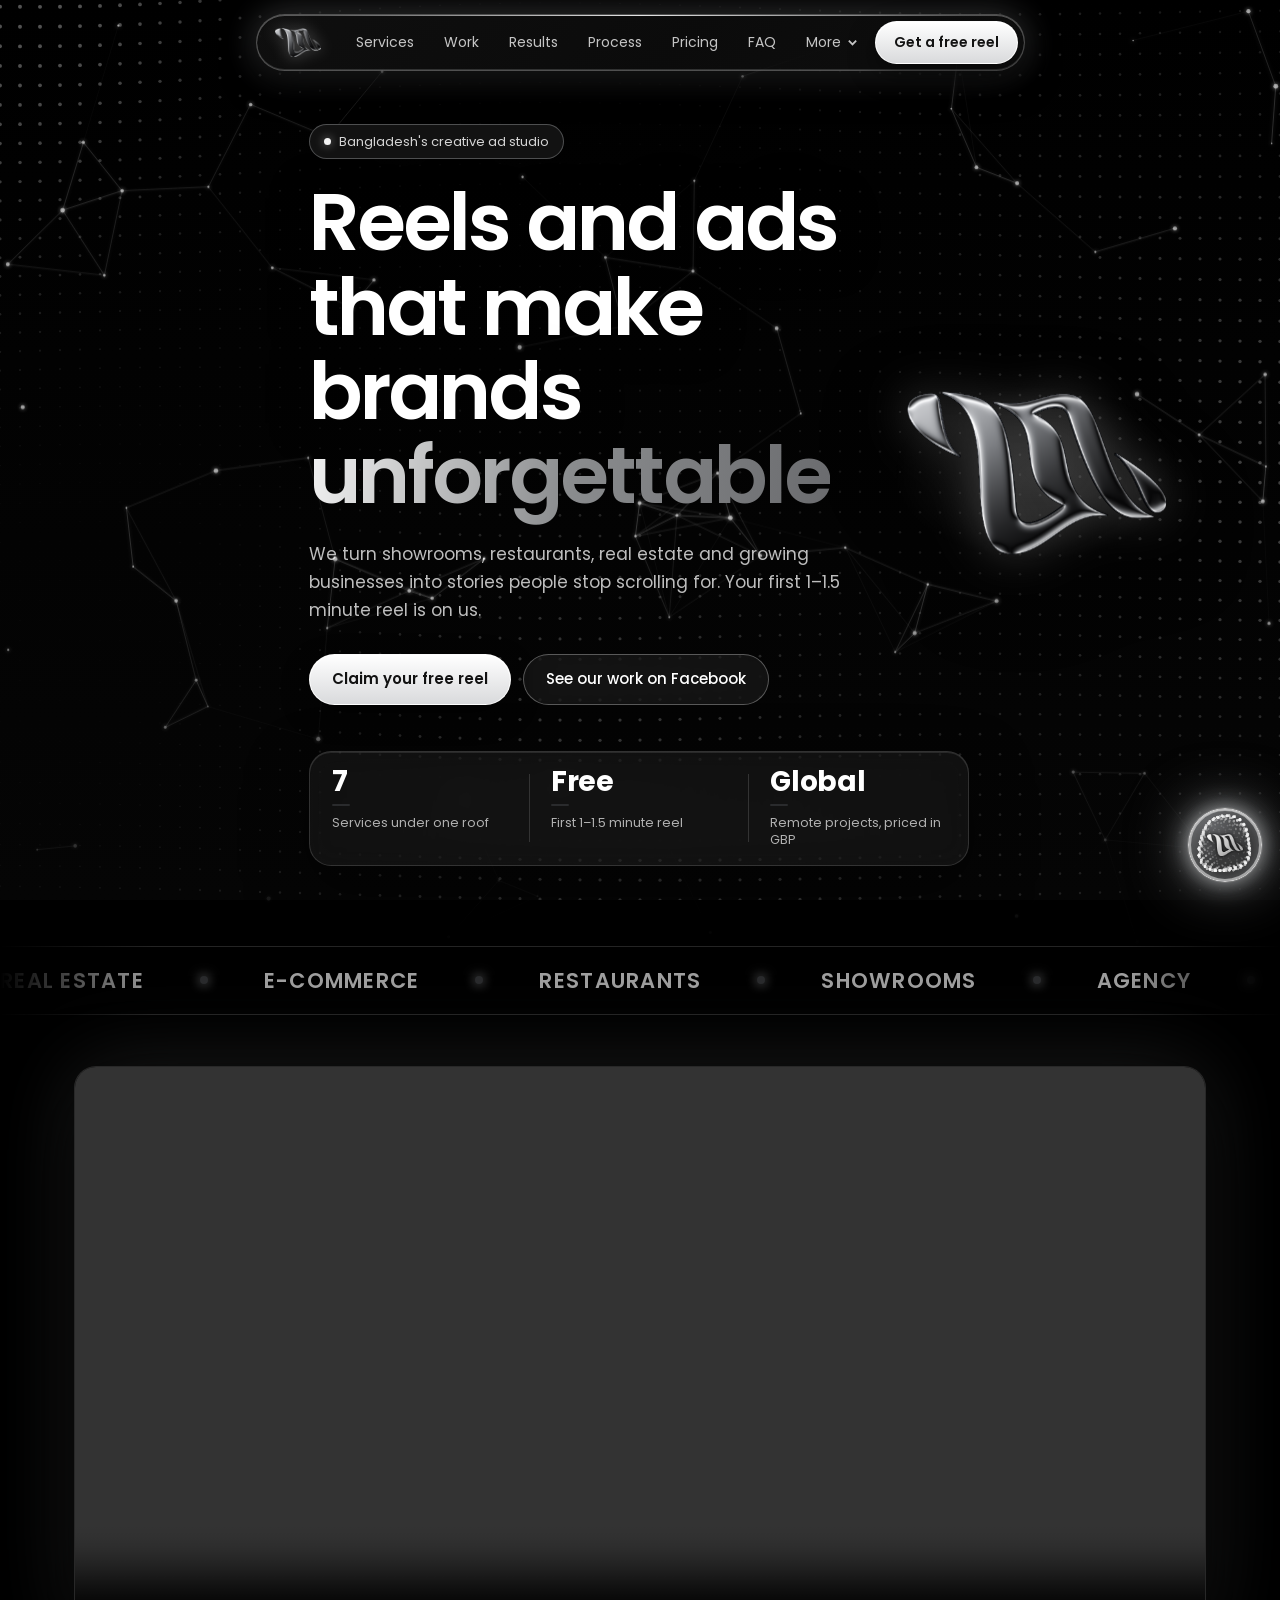
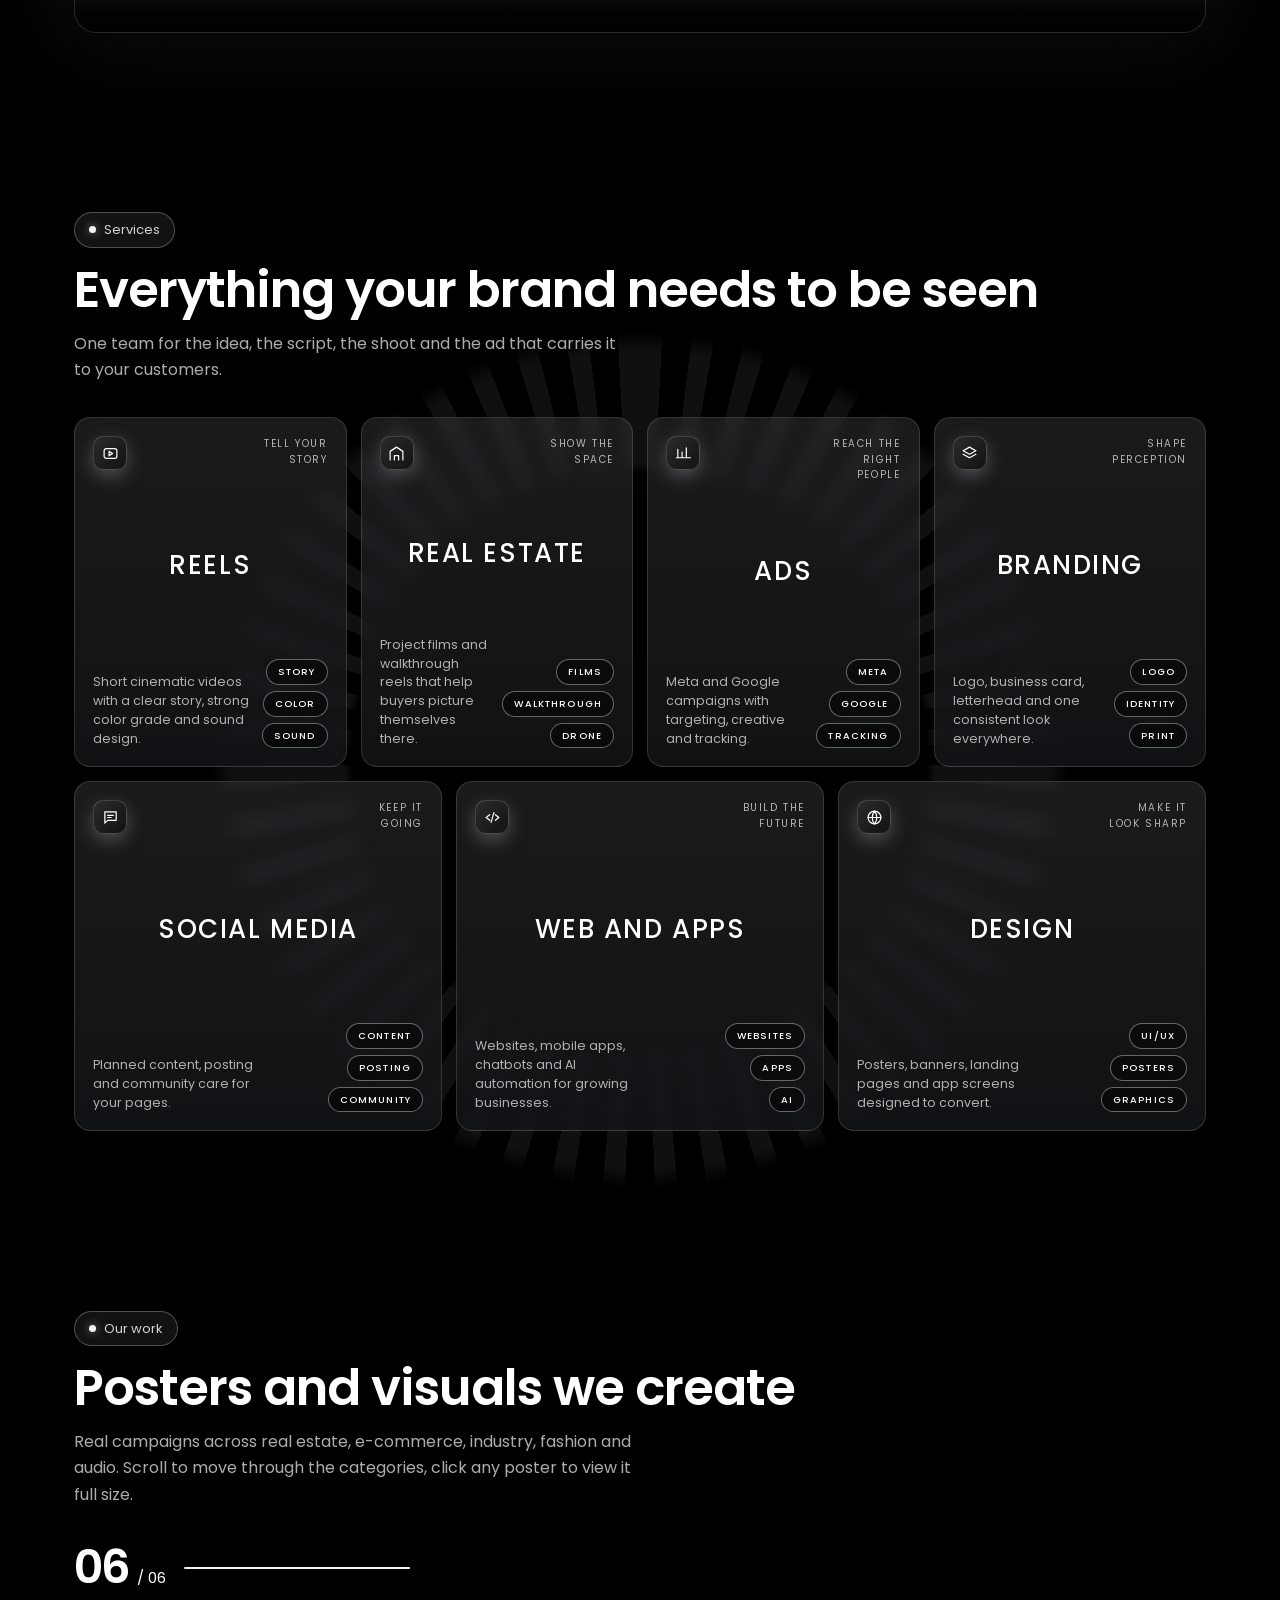
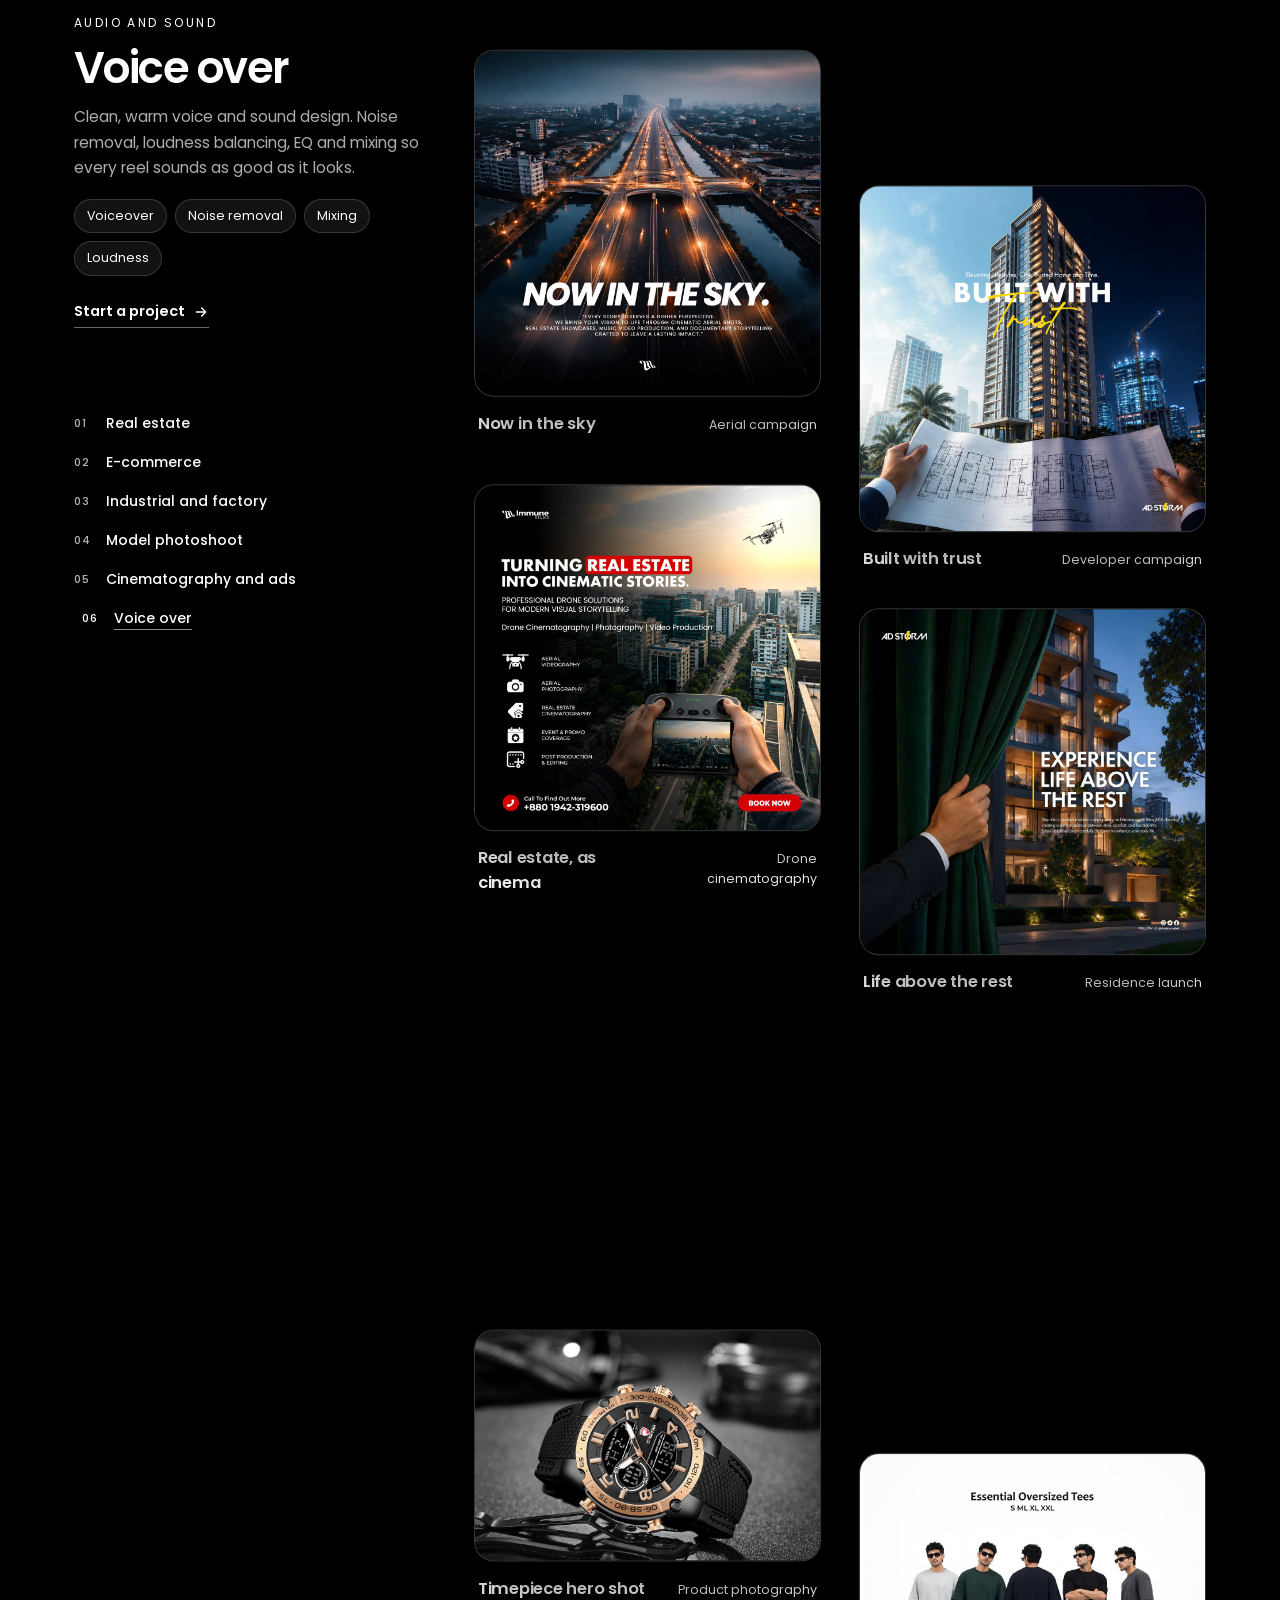
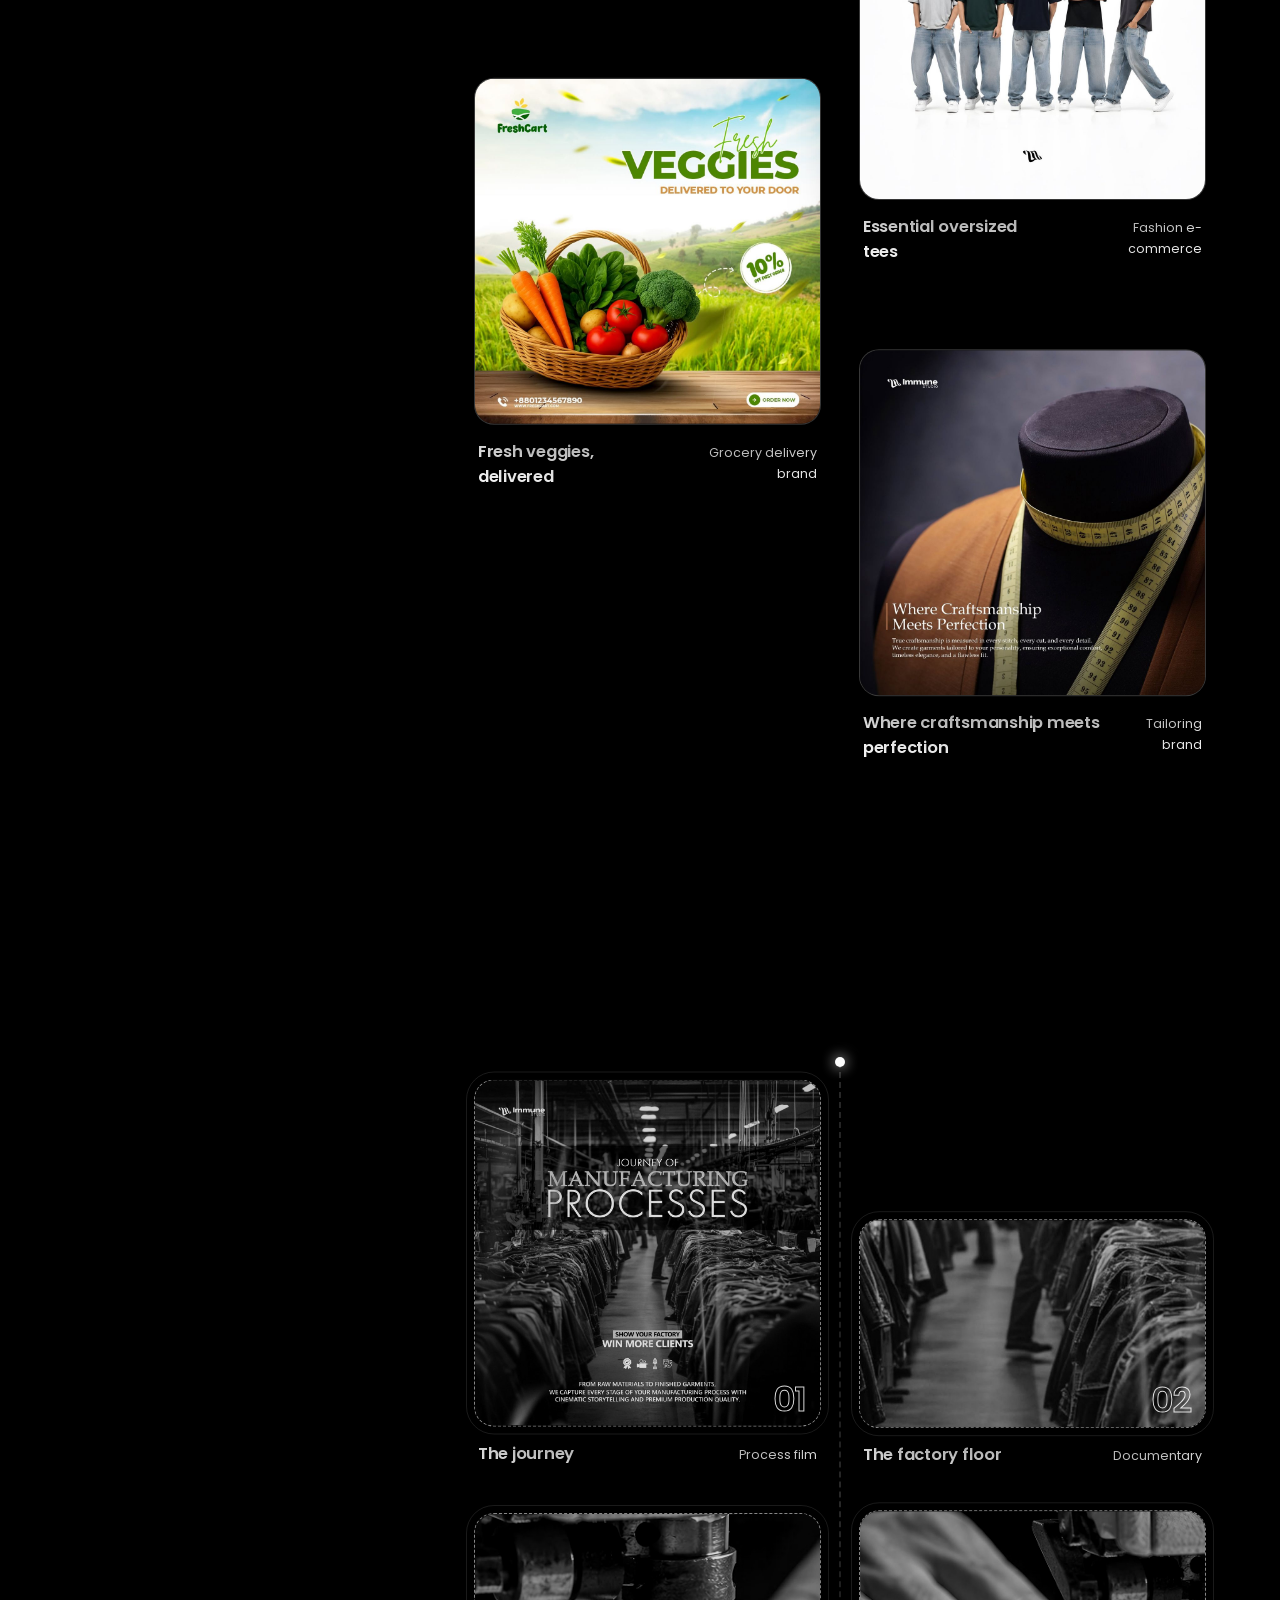
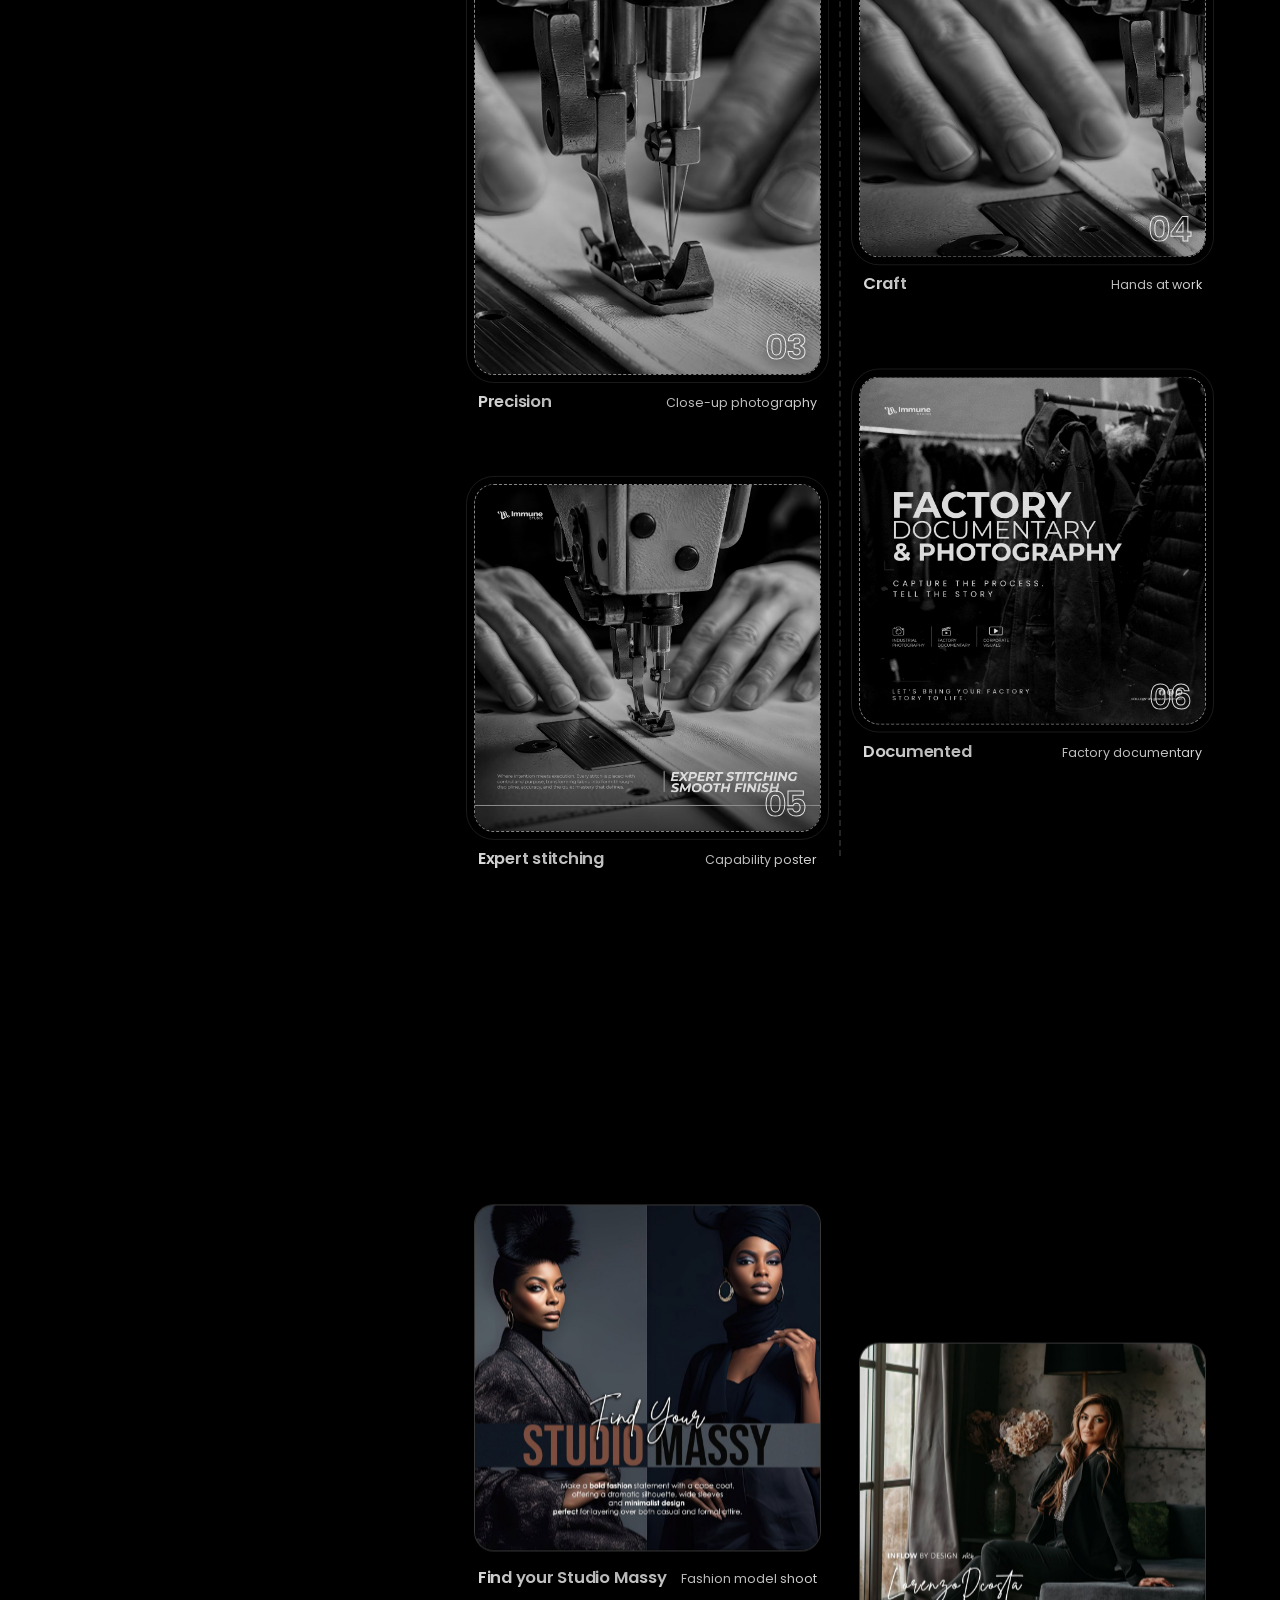
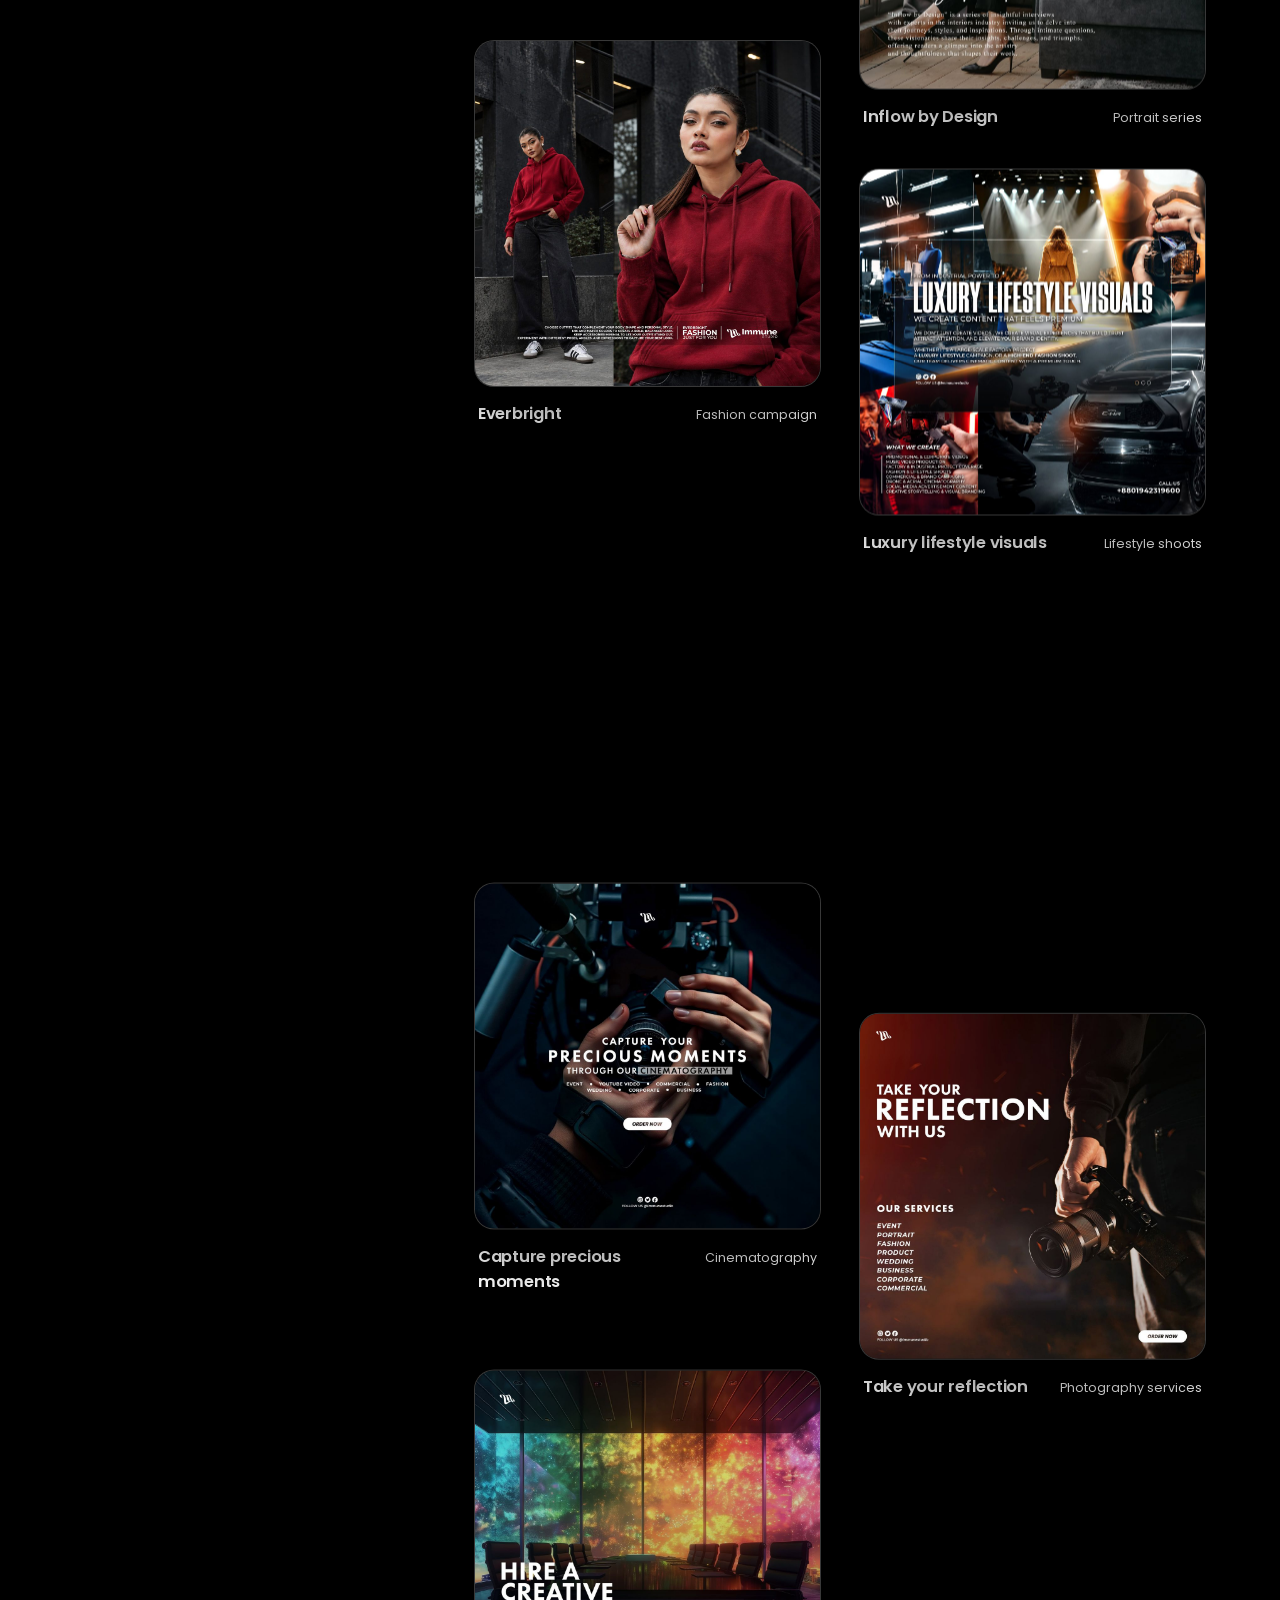
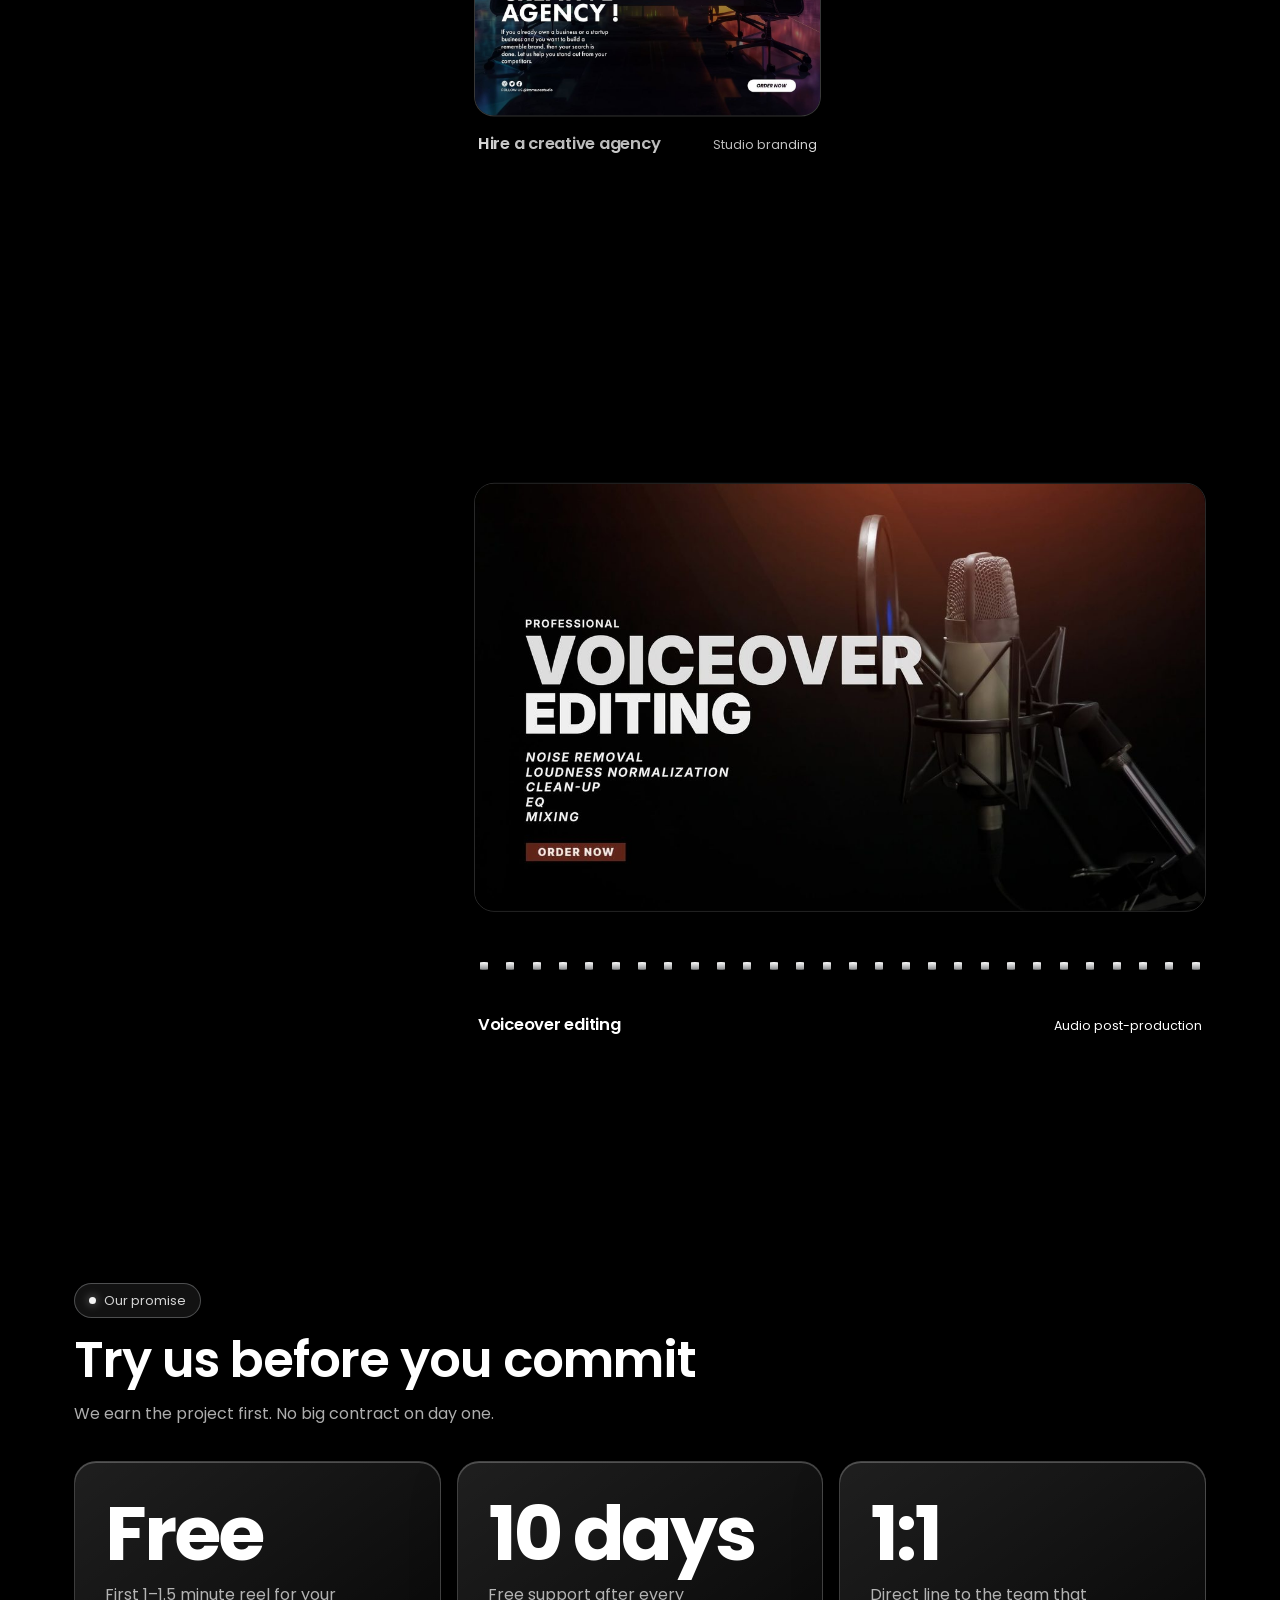
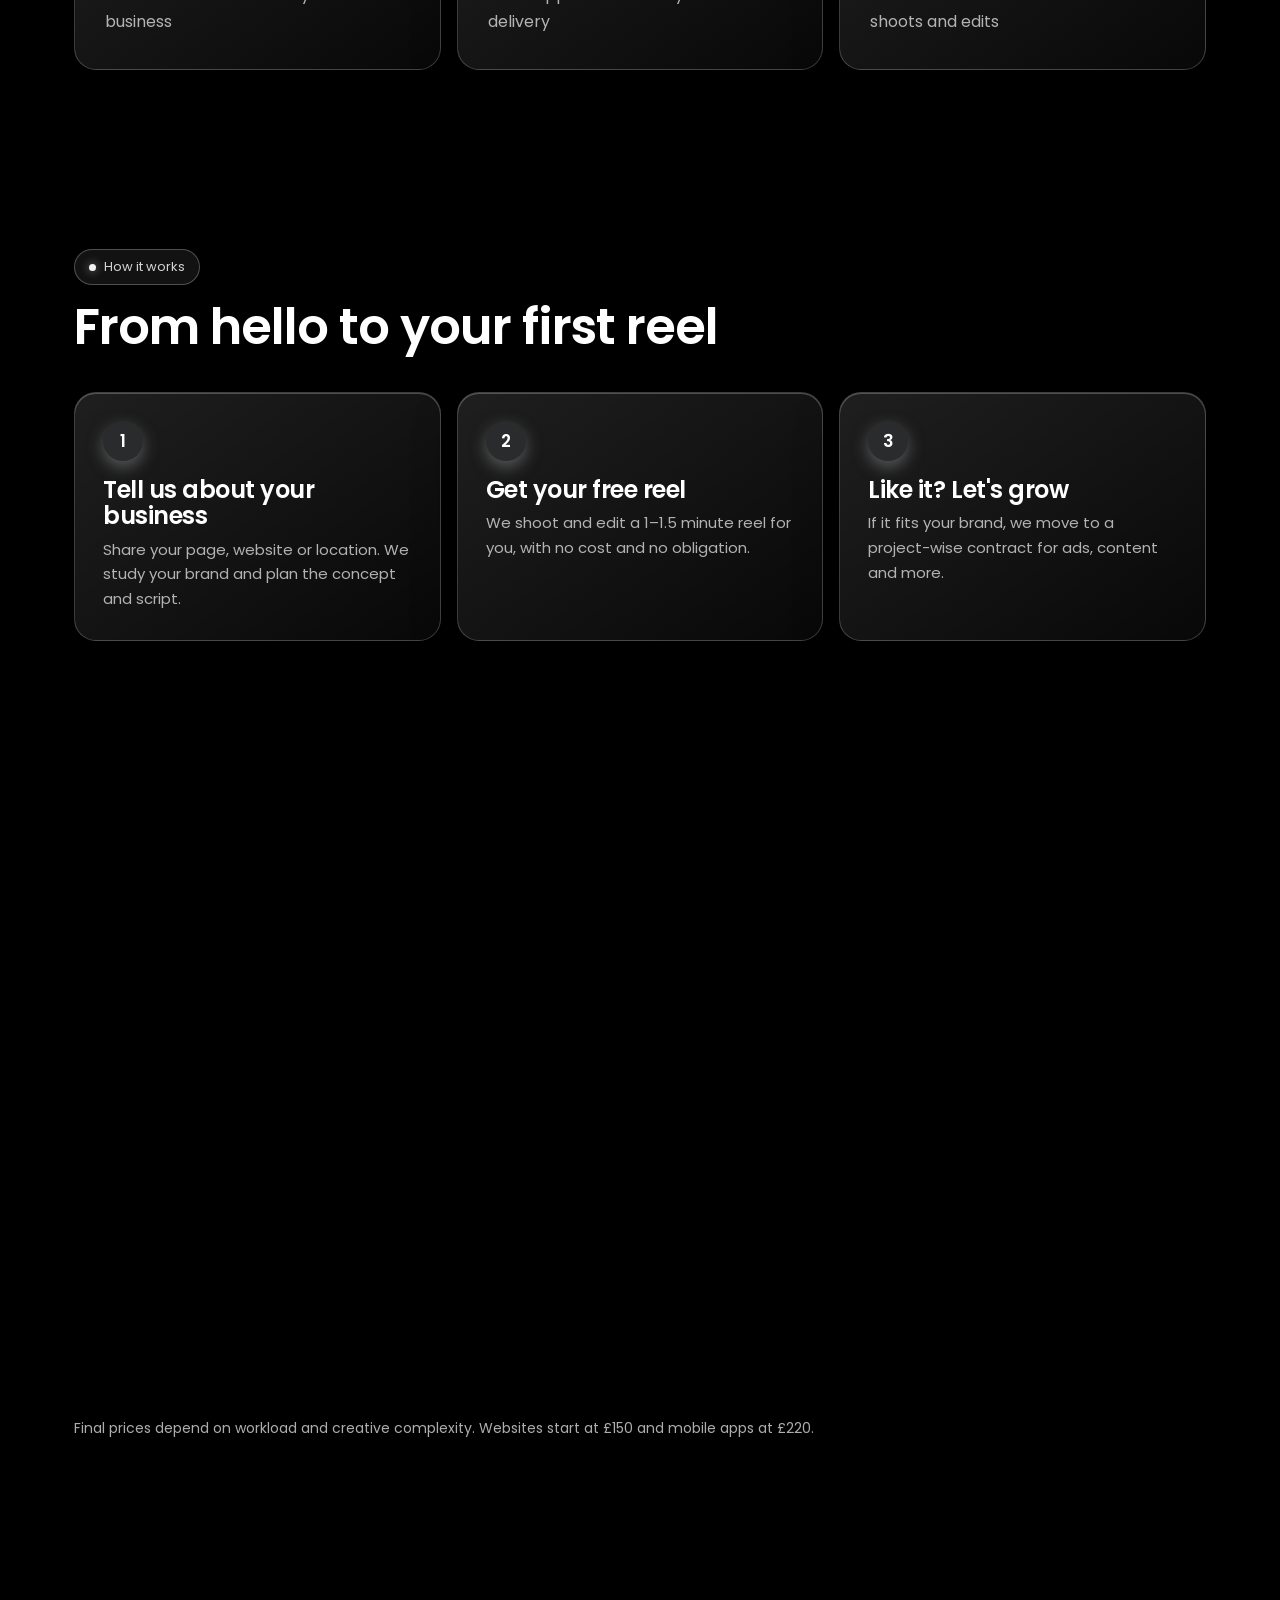
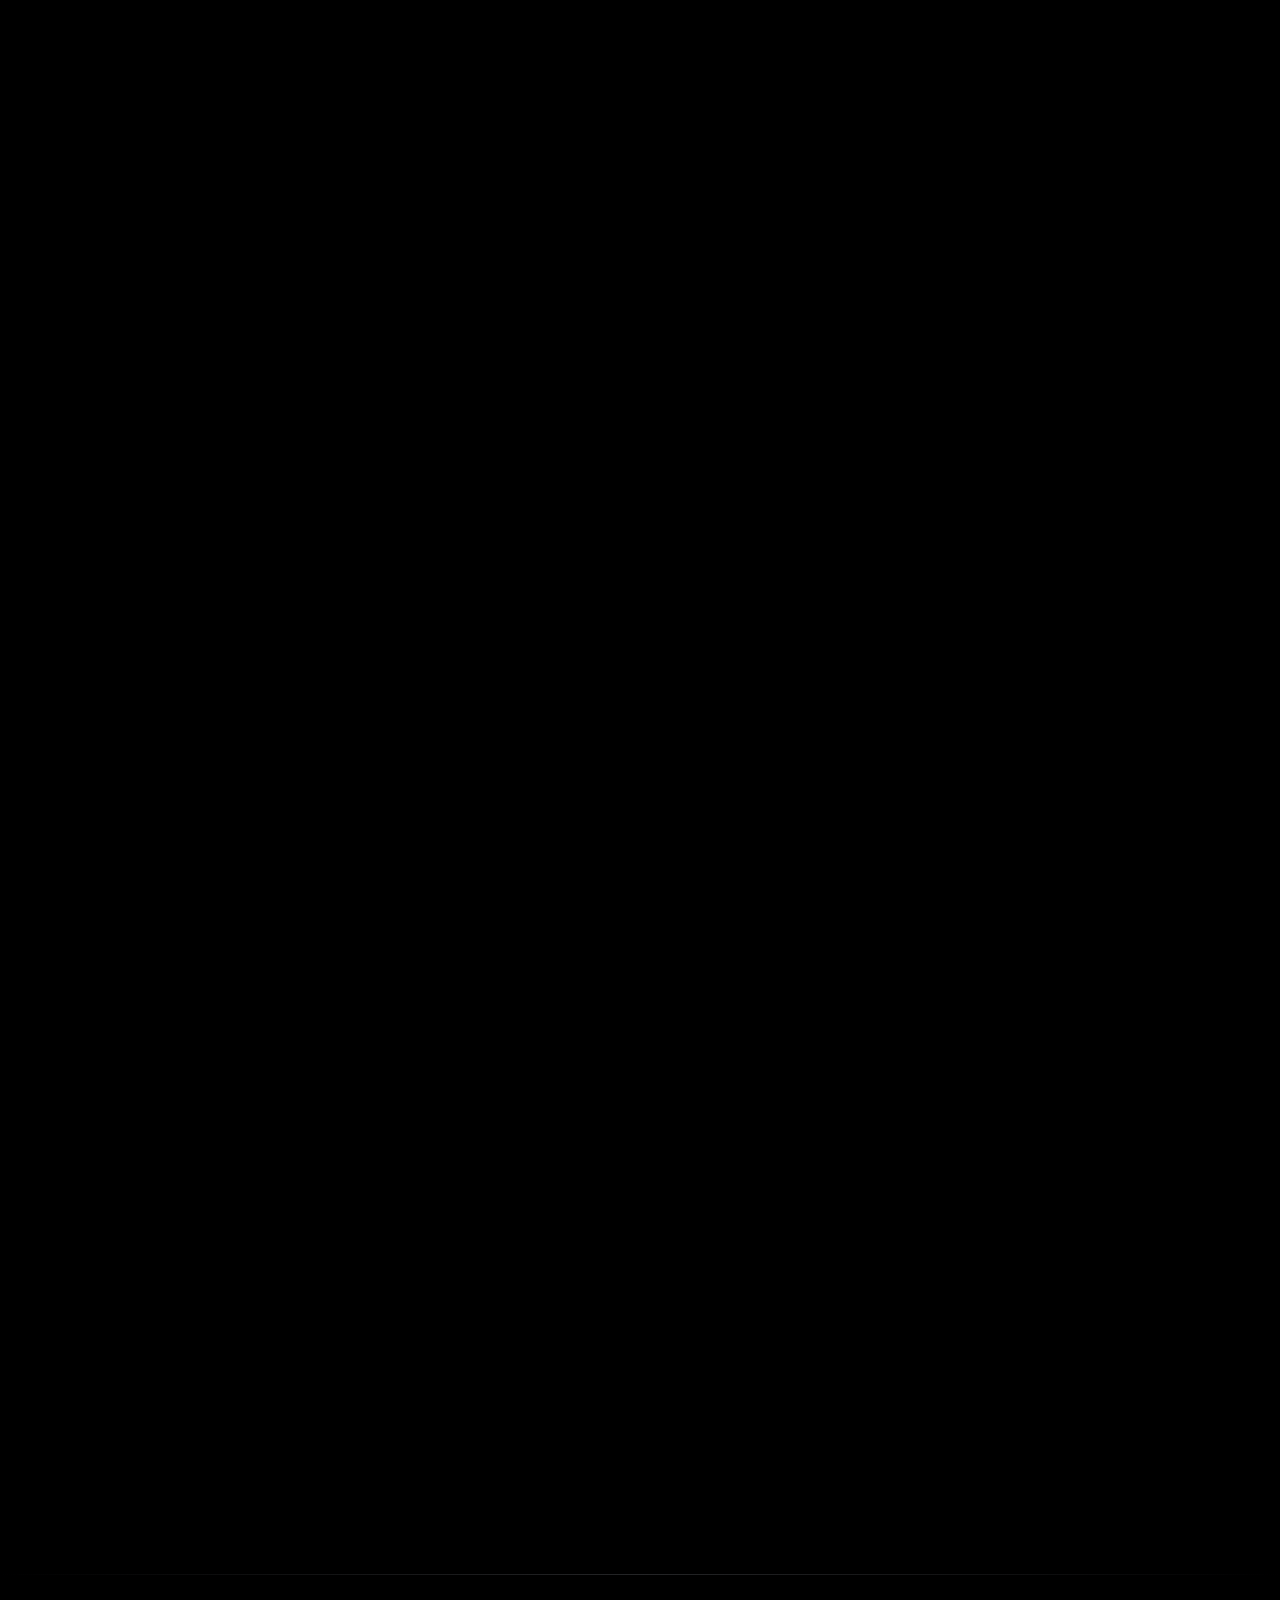
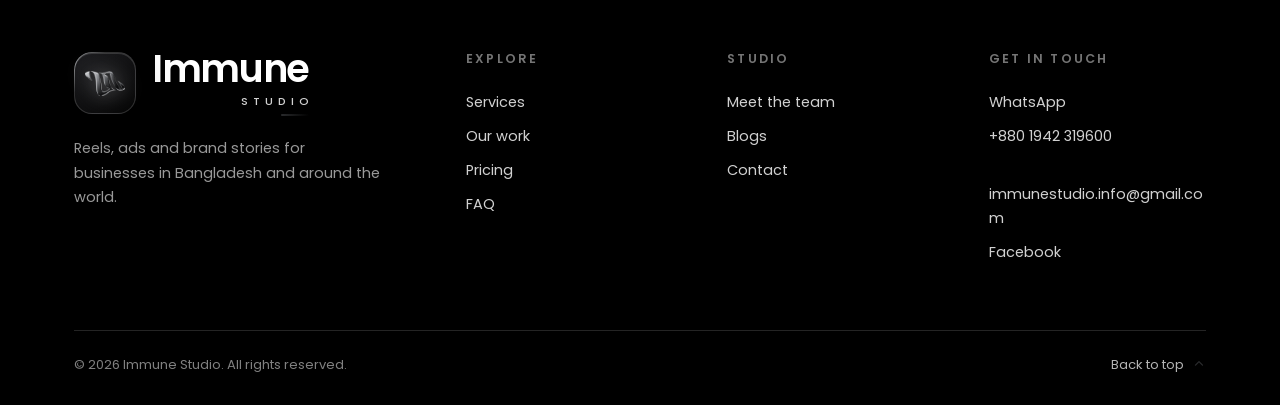
<file: index.html>
<!DOCTYPE html>
<html lang="en">
<head>
<meta charset="utf-8">
<meta name="viewport" content="width=device-width, initial-scale=1">
<title>Immune Studio | Ad Marketing, Reels &amp; Brand Promotion in Bangladesh</title>
<meta name="description" content="Immune Studio creates ads, reels and brand stories for real estate, e-commerce, restaurants and growing businesses in Bangladesh. Get your first reel free.">
<link rel="preconnect" href="https://fonts.googleapis.com">
<link rel="preconnect" href="https://fonts.gstatic.com" crossorigin>
<link href="https://fonts.googleapis.com/css2?family=Poppins:wght@400;500;600;700&display=swap" rel="stylesheet">
<link rel="stylesheet" href="global.css">
</head>
<body class="team">
<div class="bgfx" aria-hidden="true"></div>
<canvas id="bg" aria-hidden="true"></canvas>

<nav class="nav"><div class="pill">
  <a class="brand" href="#home" aria-label="Immune Studio"><img class="bm" src="assets/immune-symbol-silver.png" alt="" width="800" height="501"></a>
  <a href="#services">Services</a><a href="#work">Work</a><a href="#results">Results</a><a href="#process">Process</a><a href="#pricing">Pricing</a><a href="#faq">FAQ</a><div class="dd"><button class="ddbtn" type="button" aria-haspopup="true" aria-expanded="false">More <svg viewBox="0 0 12 12"><path d="m2 4 4 4 4-4"/></svg></button><div class="ddm"><div class="ddin"><a href="team.html">Meet the team</a><a href="blogs.html">Blogs</a><a href="#contact">Contact us</a></div></div></div>
  <a class="btn solid" href="#contact">Get a free reel</a>
</div></nav>

<header class="top" id="home">
  <canvas id="net" aria-hidden="true"></canvas>
  <div class="logo3d" aria-hidden="true"><div class="tilt"><div class="spin"><img src="assets/immune-symbol-silver.png" alt="" width="800" height="502"></div></div></div>
  <div class="wrap hero">
    <span class="tag"><i></i>Bangladesh's creative ad studio</span>
    <h1>Reels and ads that make brands <em>unforgettable</em></h1>
    <p>We turn showrooms, restaurants, real estate and growing businesses into stories people stop scrolling for. Your first 1–1.5 minute reel is on us.</p>
    <div class="cta-row">
      <a class="btn solid" href="#contact">Claim your free reel</a>
      <a class="btn" href="https://www.facebook.com/share/1UAmAy9J2i/" target="_blank" rel="noopener">See our work on Facebook</a>
    </div>
    <div class="hero-strip" aria-label="Studio highlights">
      <div><b>7</b><span>Services under one roof</span></div>
      <div><b>Free</b><span>First 1–1.5 minute reel</span></div>
      <div><b>Global</b><span>Remote projects, priced in GBP</span></div>
    </div>
  </div>
</header>

<div class="marq" aria-label="Industries we work with"><div class="track" id="track"></div></div>

<main>

<section id="intro">
  <div class="wrap">
    <video class="intro-video" src="assets/Immune-Studio-Intro-Web.mp4" autoplay muted loop playsinline controls preload="metadata"></video>
  </div>
</section>

<section id="services" class="svc-sec"><div class="svc-bg" aria-hidden="true"></div><div class="wrap"><div class="sh rv"><span class="tag"><i></i>Services</span><h2>Everything your brand needs to be seen</h2><p>One team for the idea, the script, the shoot and the ad that carries it to your customers.</p></div>
<div class="svg">
<article class="sv rv"><div class="sv-top"><span class="ic"><svg viewBox="0 0 24 24"><rect x="3" y="5" width="18" height="14" rx="3"/><path d="m10 9 5 3-5 3z"/></svg></span><small>Tell your story</small></div><h3>Reels</h3><div class="sv-bot"><p>Short cinematic videos with a clear story, strong color grade and sound design.</p><span class="pills"><b>Story</b><b>Color</b><b>Sound</b></span></div></article>
<article class="sv rv"><div class="sv-top"><span class="ic"><svg viewBox="0 0 24 24"><path d="M3 21V9l9-6 9 6v12M9 21v-6h6v6"/></svg></span><small>Show the space</small></div><h3>Real estate</h3><div class="sv-bot"><p>Project films and walkthrough reels that help buyers picture themselves there.</p><span class="pills"><b>Films</b><b>Walkthrough</b><b>Drone</b></span></div></article>
<article class="sv rv"><div class="sv-top"><span class="ic"><svg viewBox="0 0 24 24"><path d="M4 18V6M10 18V10M16 18V4M22 18H2"/></svg></span><small>Reach the right people</small></div><h3>Ads</h3><div class="sv-bot"><p>Meta and Google campaigns with targeting, creative and tracking.</p><span class="pills"><b>Meta</b><b>Google</b><b>Tracking</b></span></div></article>
<article class="sv rv"><div class="sv-top"><span class="ic"><svg viewBox="0 0 24 24"><path d="M12 3 3 8l9 5 9-5zM3 13l9 5 9-5"/></svg></span><small>Shape perception</small></div><h3>Branding</h3><div class="sv-bot"><p>Logo, business card, letterhead and one consistent look everywhere.</p><span class="pills"><b>Logo</b><b>Identity</b><b>Print</b></span></div></article>
<article class="sv rv"><div class="sv-top"><span class="ic"><svg viewBox="0 0 24 24"><path d="M4 4h16v12H8l-4 4zM8 9h8M8 12h5"/></svg></span><small>Keep it going</small></div><h3>Social media</h3><div class="sv-bot"><p>Planned content, posting and community care for your pages.</p><span class="pills"><b>Content</b><b>Posting</b><b>Community</b></span></div></article>
<article class="sv rv"><div class="sv-top"><span class="ic"><svg viewBox="0 0 24 24"><path d="m8 8-5 4 5 4M16 8l5 4-5 4M14 5l-4 14"/></svg></span><small>Build the future</small></div><h3>Web and apps</h3><div class="sv-bot"><p>Websites, mobile apps, chatbots and AI automation for growing businesses.</p><span class="pills"><b>Websites</b><b>Apps</b><b>AI</b></span></div></article>
<article class="sv rv"><div class="sv-top"><span class="ic"><svg viewBox="0 0 24 24"><circle cx="12" cy="12" r="9"/><path d="M12 3a14 14 0 0 1 0 18M12 3a14 14 0 0 0 0 18M3 12h18"/></svg></span><small>Make it look sharp</small></div><h3>Design</h3><div class="sv-bot"><p>Posters, banners, landing pages and app screens designed to convert.</p><span class="pills"><b>UI/UX</b><b>Posters</b><b>Graphics</b></span></div></article>
</div></div></section>

<section id="work" class="showcase"><div class="wrap">
  <div class="sh rv"><span class="tag"><i></i>Our work</span><h2>Posters and visuals we create</h2><p>Real campaigns across real estate, e-commerce, industry, fashion and audio. Scroll to move through the categories, click any poster to view it full size.</p></div>
  <div class="sc">
    <aside class="sc-side" aria-label="Work categories">
      <div class="sc-count"><b id="scn">01</b><span>/ 06</span><i class="sc-bar"><u id="scb"></u></i></div>
      <div class="sc-copy"><div class="sc-p on" data-k="0"><span class="sc-k">Aerial and property films</span><h3>Real estate</h3><p>Projects that sell before the keys are handed over. Drone sweeps, walkthrough reels and launch campaigns that show scale, location and lifestyle.</p><ul><li>Drone</li><li>Walkthrough</li><li>Launch films</li><li>Posters</li></ul><a class="sc-go" href="#contact">Start a project <svg viewBox="0 0 24 24"><path d="M5 12h14M13 6l6 6-6 6"/></svg></a></div><div class="sc-p" data-k="1"><span class="sc-k">Product and online brands</span><h3>E-commerce</h3><p>Product stories that make people tap Buy. Clean hero shots, lookbooks and offer posters built for shops, delivery brands and online stores.</p><ul><li>Product shots</li><li>Lookbooks</li><li>Offer posters</li><li>Marketplace ads</li></ul><a class="sc-go" href="#contact">Start a project <svg viewBox="0 0 24 24"><path d="M5 12h14M13 6l6 6-6 6"/></svg></a></div><div class="sc-p" data-k="2"><span class="sc-k">From fabric to final frame</span><h3>Industrial and factory</h3><p>Factories have stories too. We follow the process from the floor to the finish, so buyers see the people, the machines and the quality behind every order.</p><ul><li>Factory films</li><li>Process stories</li><li>Industrial photos</li><li>Buyer decks</li></ul><a class="sc-go" href="#contact">Start a project <svg viewBox="0 0 24 24"><path d="M5 12h14M13 6l6 6-6 6"/></svg></a></div><div class="sc-p" data-k="3"><span class="sc-k">Fashion and portraits</span><h3>Model photoshoot</h3><p>Editorial light, confident direction and a clean finish. Model shoots, portrait series and lifestyle campaigns for fashion labels and personal brands.</p><ul><li>Fashion shoots</li><li>Portraits</li><li>Lookbooks</li><li>Lifestyle</li></ul><a class="sc-go" href="#contact">Start a project <svg viewBox="0 0 24 24"><path d="M5 12h14M13 6l6 6-6 6"/></svg></a></div><div class="sc-p" data-k="4"><span class="sc-k">Brand and studio campaigns</span><h3>Cinematography and ads</h3><p>Moody, cinematic frames for events, weddings, commercials and our own studio. Every poster is built to stop the scroll and end with a clear action.</p><ul><li>Events</li><li>Commercials</li><li>Weddings</li><li>Corporate</li></ul><a class="sc-go" href="#contact">Start a project <svg viewBox="0 0 24 24"><path d="M5 12h14M13 6l6 6-6 6"/></svg></a></div><div class="sc-p" data-k="5"><span class="sc-k">Audio and sound</span><h3>Voice over</h3><p>Clean, warm voice and sound design. Noise removal, loudness balancing, EQ and mixing so every reel sounds as good as it looks.</p><ul><li>Voiceover</li><li>Noise removal</li><li>Mixing</li><li>Loudness</li></ul><a class="sc-go" href="#contact">Start a project <svg viewBox="0 0 24 24"><path d="M5 12h14M13 6l6 6-6 6"/></svg></a></div></div>
      <ol class="sc-nav"><li><button type="button" data-k="0"><i>01</i><span>Real estate</span></button></li><li><button type="button" data-k="1"><i>02</i><span>E-commerce</span></button></li><li><button type="button" data-k="2"><i>03</i><span>Industrial and factory</span></button></li><li><button type="button" data-k="3"><i>04</i><span>Model photoshoot</span></button></li><li><button type="button" data-k="4"><i>05</i><span>Cinematography and ads</span></button></li><li><button type="button" data-k="5"><i>06</i><span>Voice over</span></button></li></ol>
    </aside>
    <div class="sc-stream"><section class="sc-cat re" data-k="0" id="wk-re"><div class="sc-intro"><span class="sc-k">Aerial and property films</span><h3>Real estate</h3><p>Projects that sell before the keys are handed over. Drone sweeps, walkthrough reels and launch campaigns that show scale, location and lifestyle.</p></div><div class="sc-cols"><div class="sc-col"><figure class="sc-fig" data-s="0.05"><div class="ph"><img src="assets/works/sky-aerial.jpg" alt="Aerial campaign poster for a city development" loading="lazy"></div><figcaption><b>Now in the sky</b><span>Aerial campaign</span></figcaption></figure><figure class="sc-fig" data-s="0.06"><div class="ph"><img src="assets/works/drone-real-estate.jpg" alt="Drone cinematography service poster" loading="lazy"></div><figcaption><b>Real estate, as cinema</b><span>Drone cinematography</span></figcaption></figure></div><div class="sc-col"><figure class="sc-fig" data-s="0.09"><div class="ph"><img src="assets/works/built-with-trust.jpg" alt="Built with trust real estate poster" loading="lazy"></div><figcaption><b>Built with trust</b><span>Developer campaign</span></figcaption></figure><figure class="sc-fig" data-s="0.1"><div class="ph"><img src="assets/works/adstorm-curtain.jpg" alt="Luxury residence launch poster with a curtain reveal" loading="lazy"></div><figcaption><b>Life above the rest</b><span>Residence launch</span></figcaption></figure></div></div></section><section class="sc-cat ec" data-k="1" id="wk-ec"><div class="sc-intro"><span class="sc-k">Product and online brands</span><h3>E-commerce</h3><p>Product stories that make people tap Buy. Clean hero shots, lookbooks and offer posters built for shops, delivery brands and online stores.</p></div><div class="sc-cols"><div class="sc-col"><figure class="sc-fig" data-s="0.05"><div class="ph"><img src="assets/works/watch-product.jpg" alt="Rose gold sports watch product photograph" loading="lazy"></div><figcaption><b>Timepiece hero shot</b><span>Product photography</span></figcaption></figure><figure class="sc-fig" data-s="0.06"><div class="ph"><img src="assets/works/freshcart.jpg" alt="FreshCart vegetable delivery poster" loading="lazy"></div><figcaption><b>Fresh veggies, delivered</b><span>Grocery delivery brand</span></figcaption></figure></div><div class="sc-col"><figure class="sc-fig" data-s="0.09"><div class="ph"><img src="assets/works/tees-lookbook.jpg" alt="Oversized tees lookbook with five models" loading="lazy"></div><figcaption><b>Essential oversized tees</b><span>Fashion e-commerce</span></figcaption></figure><figure class="sc-fig" data-s="0.1"><div class="ph"><img src="assets/works/craftsmanship.jpg" alt="Tailoring brand poster with a mannequin and tape measure" loading="lazy"></div><figcaption><b>Where craftsmanship meets perfection</b><span>Tailoring brand</span></figcaption></figure></div></div></section><section class="sc-cat ind" data-k="2" id="wk-ind"><div class="sc-intro"><span class="sc-k">From fabric to final frame</span><h3>Industrial and factory</h3><p>Factories have stories too. We follow the process from the floor to the finish, so buyers see the people, the machines and the quality behind every order.</p></div><div class="sc-cols"><span class="thread" aria-hidden="true"></span><div class="sc-col"><figure class="sc-fig" data-s="0.05"><div class="ph"><em class="stp">01</em><img src="assets/works/manufacturing-journey.jpg" alt="Journey of manufacturing processes poster" loading="lazy"></div><figcaption><b>The journey</b><span>Process film</span></figcaption></figure><figure class="sc-fig" data-s="0.06"><div class="ph"><em class="stp">03</em><img src="assets/works/collage-needle.jpg" alt="Close-up of an industrial sewing needle" loading="lazy"></div><figcaption><b>Precision</b><span>Close-up photography</span></figcaption></figure><figure class="sc-fig" data-s="0.05"><div class="ph"><em class="stp">05</em><img src="assets/works/expert-stitching.jpg" alt="Expert stitching garment factory poster" loading="lazy"></div><figcaption><b>Expert stitching</b><span>Capability poster</span></figcaption></figure></div><div class="sc-col"><figure class="sc-fig" data-s="0.09"><div class="ph"><em class="stp">02</em><img src="assets/works/collage-workers.jpg" alt="Workers along a garment factory aisle" loading="lazy"></div><figcaption><b>The factory floor</b><span>Documentary</span></figcaption></figure><figure class="sc-fig" data-s="0.1"><div class="ph"><em class="stp">04</em><img src="assets/works/collage-hands.jpg" alt="Hands guiding fabric through a sewing machine" loading="lazy"></div><figcaption><b>Craft</b><span>Hands at work</span></figcaption></figure><figure class="sc-fig" data-s="0.09"><div class="ph"><em class="stp">06</em><img src="assets/works/factory-documentary.jpg" alt="Factory documentary and photography poster" loading="lazy"></div><figcaption><b>Documented</b><span>Factory documentary</span></figcaption></figure></div></div></section><section class="sc-cat mdl" data-k="3" id="wk-mdl"><div class="sc-intro"><span class="sc-k">Fashion and portraits</span><h3>Model photoshoot</h3><p>Editorial light, confident direction and a clean finish. Model shoots, portrait series and lifestyle campaigns for fashion labels and personal brands.</p></div><div class="sc-cols"><div class="sc-col"><figure class="sc-fig" data-s="0.05"><div class="ph"><img src="assets/works/studio-massy.jpg" alt="Studio Massy fashion campaign with two models" loading="lazy"></div><figcaption><b>Find your Studio Massy</b><span>Fashion model shoot</span></figcaption></figure><figure class="sc-fig" data-s="0.06"><div class="ph"><img src="assets/works/fashion-everbright.jpg" alt="Everbright fashion campaign poster" loading="lazy"></div><figcaption><b>Everbright</b><span>Fashion campaign</span></figcaption></figure></div><div class="sc-col"><figure class="sc-fig" data-s="0.09"><div class="ph"><img src="assets/works/inflow-portrait.jpg" alt="Portrait interview series poster" loading="lazy"></div><figcaption><b>Inflow by Design</b><span>Portrait series</span></figcaption></figure><figure class="sc-fig" data-s="0.1"><div class="ph"><img src="assets/works/luxury-lifestyle.jpg" alt="Luxury lifestyle visuals service poster" loading="lazy"></div><figcaption><b>Luxury lifestyle visuals</b><span>Lifestyle shoots</span></figcaption></figure></div></div></section><section class="sc-cat cin" data-k="4" id="wk-cin"><div class="sc-intro"><span class="sc-k">Brand and studio campaigns</span><h3>Cinematography and ads</h3><p>Moody, cinematic frames for events, weddings, commercials and our own studio. Every poster is built to stop the scroll and end with a clear action.</p></div><div class="sc-cols"><div class="sc-col"><figure class="sc-fig" data-s="0.05"><div class="ph"><img src="assets/works/capture-moments.jpg" alt="Cinematography service poster with a camera operator" loading="lazy"></div><figcaption><b>Capture precious moments</b><span>Cinematography</span></figcaption></figure><figure class="sc-fig" data-s="0.06"><div class="ph"><img src="assets/works/hire-agency.jpg" alt="Hire a creative agency poster in a colorful boardroom" loading="lazy"></div><figcaption><b>Hire a creative agency</b><span>Studio branding</span></figcaption></figure></div><div class="sc-col"><figure class="sc-fig" data-s="0.09"><div class="ph"><img src="assets/works/take-reflection.jpg" alt="Photography services poster with a photographer" loading="lazy"></div><figcaption><b>Take your reflection</b><span>Photography services</span></figcaption></figure></div></div></section><section class="sc-cat vo solo" data-k="5" id="wk-vo"><div class="sc-intro"><span class="sc-k">Audio and sound</span><h3>Voice over</h3><p>Clean, warm voice and sound design. Noise removal, loudness balancing, EQ and mixing so every reel sounds as good as it looks.</p></div><div class="sc-cols"><div class="sc-col"><figure class="sc-fig" data-s="0.05"><div class="ph"><img src="assets/works/voiceover-editing.jpg" alt="Professional voiceover editing service poster" loading="lazy"><span class="wave" aria-hidden="true"><i style="--n:0"></i><i style="--n:1"></i><i style="--n:2"></i><i style="--n:3"></i><i style="--n:4"></i><i style="--n:5"></i><i style="--n:6"></i><i style="--n:7"></i><i style="--n:8"></i><i style="--n:9"></i><i style="--n:10"></i><i style="--n:11"></i><i style="--n:12"></i><i style="--n:13"></i><i style="--n:14"></i><i style="--n:15"></i><i style="--n:16"></i><i style="--n:17"></i><i style="--n:18"></i><i style="--n:19"></i><i style="--n:20"></i><i style="--n:21"></i><i style="--n:22"></i><i style="--n:23"></i><i style="--n:24"></i><i style="--n:25"></i><i style="--n:26"></i><i style="--n:27"></i></span></div><figcaption><b>Voiceover editing</b><span>Audio post-production</span></figcaption></figure></div><div class="sc-col"></div></div></section></div>
  </div>
</div></section>

<section id="results"><div class="wrap">
  <div class="sh rv"><span class="tag"><i></i>Our promise</span><h2>Try us before you commit</h2><p>We earn the project first. No big contract on day one.</p></div>
  <div class="stats">
    <div class="g stat rv"><b>Free</b><span>First 1–1.5 minute reel for your business</span></div>
    <div class="g stat rv"><b>10 days</b><span>Free support after every delivery</span></div>
    <div class="g stat rv"><b>1:1</b><span>Direct line to the team that shoots and edits</span></div>
  </div>
</div></section>

<section id="process"><div class="wrap">
  <div class="sh rv"><span class="tag"><i></i>How it works</span><h2>From hello to your first reel</h2></div>
  <div class="steps">
    <div class="g step rv"><h3>Tell us about your business</h3><p>Share your page, website or location. We study your brand and plan the concept and script.</p></div>
    <div class="g step rv"><h3>Get your free reel</h3><p>We shoot and edit a 1–1.5 minute reel for you, with no cost and no obligation.</p></div>
    <div class="g step rv"><h3>Like it? Let's grow</h3><p>If it fits your brand, we move to a project-wise contract for ads, content and more.</p></div>
  </div>
</div></section>

<section id="pricing"><div class="wrap">
  <div class="sh rv"><span class="tag"><i></i>Pricing</span><h2>Clear starting prices</h2><p>Remote and international work is priced in GBP. Local BDT pricebook is available on request.</p></div>
  <div class="plans">
    <div class="g plan rv"><h3>Social media</h3><div class="pr">£40–60<small> / month</small></div><ul><li>Content planning and posting</li><li>Graphics from £20 per design</li><li>Page and community care</li></ul><a class="btn" href="#contact">Start with a free reel</a></div>
    <div class="g plan hot rv"><h3>Ads and tracking</h3><div class="pr">£100<small> Meta service charge</small></div><ul><li>Meta Ads on a £2,000–3,000 budget</li><li>Google Ads from £200 (£2k budget)</li><li>Pixel, GA4 and server-side tracking from £80</li></ul><a class="btn" href="#contact">Get an ad plan</a></div>
    <div class="g plan rv"><h3>Video and brand</h3><div class="pr">£150<small> promo video from</small></div><ul><li>Reel editing from £70</li><li>Branding mockup set £100</li><li>UI/UX design from £80</li></ul><a class="btn" href="#contact">Plan my project</a></div>
  </div>
  <p class="note">Final prices depend on workload and creative complexity. Websites start at £150 and mobile apps at £220.</p>
</div></section>

<section id="faq"><div class="wrap">
  <div class="sh rv"><span class="tag"><i></i>FAQ</span><h2>Your questions, answered</h2></div>
  <div class="faq">
    <details class="g rv"><summary>Is the first reel really free?</summary><p>Yes. We create a 1–1.5 minute reel or brand promotion video for your business at no cost. If you like it, we continue project by project.</p></details>
    <details class="g rv"><summary>Which businesses do you work with?</summary><p>Real estate, showrooms, restaurants and cafes, factories, garments, resorts, e-commerce brands, SMEs and startups.</p></details>
    <details class="g rv"><summary>Do you work with clients outside Bangladesh?</summary><p>Yes. Remote projects such as editing, ads, design, development and automation are handled online and priced in GBP.</p></details>
    <details class="g rv"><summary>What happens after delivery?</summary><p>Every project includes 10 days of free support, and we keep your data and media confidential and secure.</p></details>
    <details class="g rv"><summary>How do I get started?</summary><p>Send us a message on WhatsApp or use the form below with your business name and page link.</p></details>
  </div>
</div></section>

<section id="contact"><div class="wrap">
  <div class="sh rv"><span class="tag"><i></i>Contact</span><h2>Let's make your first reel</h2></div>
  <div class="contact">
    <form class="g form glowb rv" id="cf">
      <h3>Tell us about your business</h3><p>Your message opens in WhatsApp, ready to send.</p>
      <div class="field"><label for="n">Your name</label><input id="n" required autocomplete="name"></div>
      <div class="field"><label for="b">Business name or page link</label><input id="b" required></div>
      <div class="field"><label for="m">What do you need?</label><textarea id="m" placeholder="Reel, ads, branding, website..."></textarea></div>
      <button class="btn wa shine" type="submit"><svg viewBox="0 0 24 24"><path d="M12 2a10 10 0 0 0-8.6 15L2 22l5.2-1.4A10 10 0 1 0 12 2zm5.3 14.2c-.2.6-1.3 1.2-1.8 1.2-.5.1-1 .2-3.3-.7-2.8-1.1-4.5-3.9-4.7-4.1-.1-.2-1.1-1.5-1.1-2.8s.7-2 1-2.3c.2-.3.5-.3.7-.3h.5c.2 0 .4 0 .6.5l.8 2c.1.2.1.4 0 .5l-.4.6c-.1.2-.3.3-.1.6.2.3.8 1.3 1.7 2.1 1.1 1 2 1.3 2.3 1.4.3.1.4.1.6-.1l.8-1c.2-.3.4-.2.6-.1l1.9.9c.3.1.5.2.5.4.1.1.1.7-.1 1.3z"/></svg>Send on WhatsApp</button>
    </form>
    <div class="g direct glowb rv">
      <span class="live"><i></i>We reply fast</span>
      <h3>Prefer to talk directly?</h3><p>Message us anywhere you like.</p>
      <div class="sgrid">
      <a class="sb s-wa" href="https://wa.me/8801942319600" target="_blank" rel="noopener"><svg viewBox="0 0 24 24"><path d="M12 2a10 10 0 0 0-8.6 15L2 22l5.2-1.4A10 10 0 1 0 12 2zm5.3 14.2c-.2.6-1.3 1.2-1.8 1.2-.5.1-1 .2-3.3-.7-2.8-1.1-4.5-3.9-4.7-4.1-.1-.2-1.1-1.5-1.1-2.8s.7-2 1-2.3c.2-.3.5-.3.7-.3h.5c.2 0 .4 0 .6.5l.8 2c.1.2.1.4 0 .5l-.4.6c-.1.2-.3.3-.1.6.2.3.8 1.3 1.7 2.1 1.1 1 2 1.3 2.3 1.4.3.1.4.1.6-.1l.8-1c.2-.3.4-.2.6-.1l1.9.9c.3.1.5.2.5.4.1.1.1.7-.1 1.3z"/></svg><span>WhatsApp</span></a>
      <a class="sb s-call" href="tel:+8801942319600" target="_blank" rel="noopener"><svg class="st" viewBox="0 0 24 24"><path d="M5 4h4l2 5-2.5 1.5a11 11 0 0 0 5 5L15 13l5 2v4a2 2 0 0 1-2 2A16 16 0 0 1 3 6a2 2 0 0 1 2-2z"/></svg><span>Call us</span></a>
      <a class="sb s-mail" href="mailto:immunestudio.info@gmail.com"><svg class="st" viewBox="0 0 24 24"><rect x="3" y="5" width="18" height="14" rx="3"/><path d="m3 8 9 6 9-6"/></svg><span>Email us</span></a>
      <!-- ADD YOUR GITHUB LINK: replace YOUR-GITHUB-USERNAME -->
      <a class="sb s-gh" href="https://github.com/YOUR-GITHUB-USERNAME" target="_blank" rel="noopener"><svg viewBox="0 0 24 24"><path d="M12 .3a12 12 0 0 0-3.8 23.4c.6.1.8-.3.8-.6v-2c-3.3.7-4-1.6-4-1.6-.6-1.4-1.4-1.8-1.4-1.8-1-.7.1-.7.1-.7 1.2.1 1.8 1.2 1.8 1.2 1 1.8 2.8 1.3 3.5 1 .1-.8.4-1.3.7-1.6-2.7-.3-5.5-1.3-5.5-5.9 0-1.3.5-2.4 1.2-3.2-.1-.3-.5-1.5.1-3.2 0 0 1-.3 3.3 1.2a11.5 11.5 0 0 1 6 0c2.3-1.5 3.3-1.2 3.3-1.2.7 1.7.2 2.9.1 3.2.8.8 1.2 1.9 1.2 3.2 0 4.6-2.8 5.6-5.5 5.9.4.4.8 1.1.8 2.2v3.3c0 .3.2.7.8.6A12 12 0 0 0 12 .3z"/></svg><span>GitHub</span></a>
      </div>
      <h4>Follow us</h4>
      <div class="sgrid">
      <!-- ADD YOUR LINKEDIN LINK -->
      <a class="sb s-in" href="https://www.linkedin.com/company/YOUR-LINKEDIN-PAGE" target="_blank" rel="noopener"><svg viewBox="0 0 24 24"><path d="M20.45 20.45h-3.56v-5.57c0-1.33-.03-3.04-1.85-3.04-1.86 0-2.14 1.45-2.14 2.94v5.67H9.35V9h3.41v1.56h.05c.48-.9 1.64-1.85 3.37-1.85 3.6 0 4.27 2.37 4.27 5.46v6.28zM5.34 7.43a2.06 2.06 0 1 1 0-4.12 2.06 2.06 0 0 1 0 4.12zM7.12 20.45H3.56V9h3.56v11.45z"/></svg><span>LinkedIn</span></a>
      <a class="sb s-fb" href="https://www.facebook.com/share/1UAmAy9J2i/" target="_blank" rel="noopener"><svg viewBox="0 0 24 24"><path d="M24 12.07C24 5.4 18.63 0 12 0S0 5.4 0 12.07C0 18.1 4.39 23.1 10.13 24v-8.44H7.08v-3.49h3.05V9.41c0-3.02 1.79-4.7 4.53-4.7 1.31 0 2.69.24 2.69.24v2.97h-1.52c-1.49 0-1.96.93-1.96 1.89v2.26h3.33l-.53 3.49h-2.8V24C19.61 23.1 24 18.1 24 12.07z"/></svg><span>Facebook</span></a>
      <!-- ADD YOUR YOUTUBE LINK -->
      <a class="sb s-yt" href="https://www.youtube.com/@YOUR-CHANNEL" target="_blank" rel="noopener"><svg viewBox="0 0 24 24"><path d="M23.5 6.2a3 3 0 0 0-2.1-2.1C19.5 3.6 12 3.6 12 3.6s-7.5 0-9.4.5A3 3 0 0 0 .5 6.2C0 8.1 0 12 0 12s0 3.9.5 5.8a3 3 0 0 0 2.1 2.1c1.9.5 9.4.5 9.4.5s7.5 0 9.4-.5a3 3 0 0 0 2.1-2.1c.5-1.9.5-5.8.5-5.8s0-3.9-.5-5.8zM9.6 15.6V8.4l6.2 3.6-6.2 3.6z"/></svg><span>YouTube</span></a>
      <!-- ADD YOUR INSTAGRAM LINK -->
      <a class="sb s-ig" href="https://www.instagram.com/YOUR-INSTAGRAM-USERNAME" target="_blank" rel="noopener"><svg class="st" viewBox="0 0 24 24"><rect x="3" y="3" width="18" height="18" rx="5"/><circle cx="12" cy="12" r="4"/><circle cx="17.5" cy="6.5" r="1"/></svg><span>Instagram</span></a>
      </div>
    </div>
  </div>
</div></section>
</main>

<footer class="ft" id="footer">
  <div class="ft-in">
    <div class="ft-brand">
      <a class="ft-logo" href="#home" aria-label="Immune Studio, back to top">
        <span class="ft-mark"><img src="assets/immune-symbol-silver.png" alt="" width="800" height="502"></span>
        <span class="ft-name"><b>Immune</b><i>Studio</i></span>
      </a>
      <p>Reels, ads and brand stories for businesses in Bangladesh and around the world.</p>
    </div>
    <nav class="ft-col" aria-label="Explore"><h4>Explore</h4><a href="#services">Services</a><a href="#work">Our work</a><a href="#pricing">Pricing</a><a href="#faq">FAQ</a></nav>
    <nav class="ft-col" aria-label="Studio"><h4>Studio</h4><a href="team.html">Meet the team</a><a href="blogs.html">Blogs</a><a href="#contact">Contact</a></nav>
    <div class="ft-col"><h4>Get in touch</h4><a href="https://wa.me/8801942319600" target="_blank" rel="noopener">WhatsApp</a><a href="tel:+8801942319600">+880 1942 319600</a><a href="mailto:immunestudio.info@gmail.com">immunestudio.info@gmail.com</a><a href="https://www.facebook.com/share/1UAmAy9J2i/" target="_blank" rel="noopener">Facebook</a></div>
  </div>
  <div class="ft-bar"><span>© <span id="yr"></span> Immune Studio. All rights reserved.</span><a class="ft-top" href="#home">Back to top <svg viewBox="0 0 24 24"><path d="m6 14 6-6 6 6"/></svg></a></div>
</footer>

<div class="lb" id="lb" hidden><img alt=""><button type="button" aria-label="Close">&times;</button></div>
<script src="nav.js"></script>
<script src="main.js"></script>
<script src="chat.js"></script>
</body>
</html>
</file>
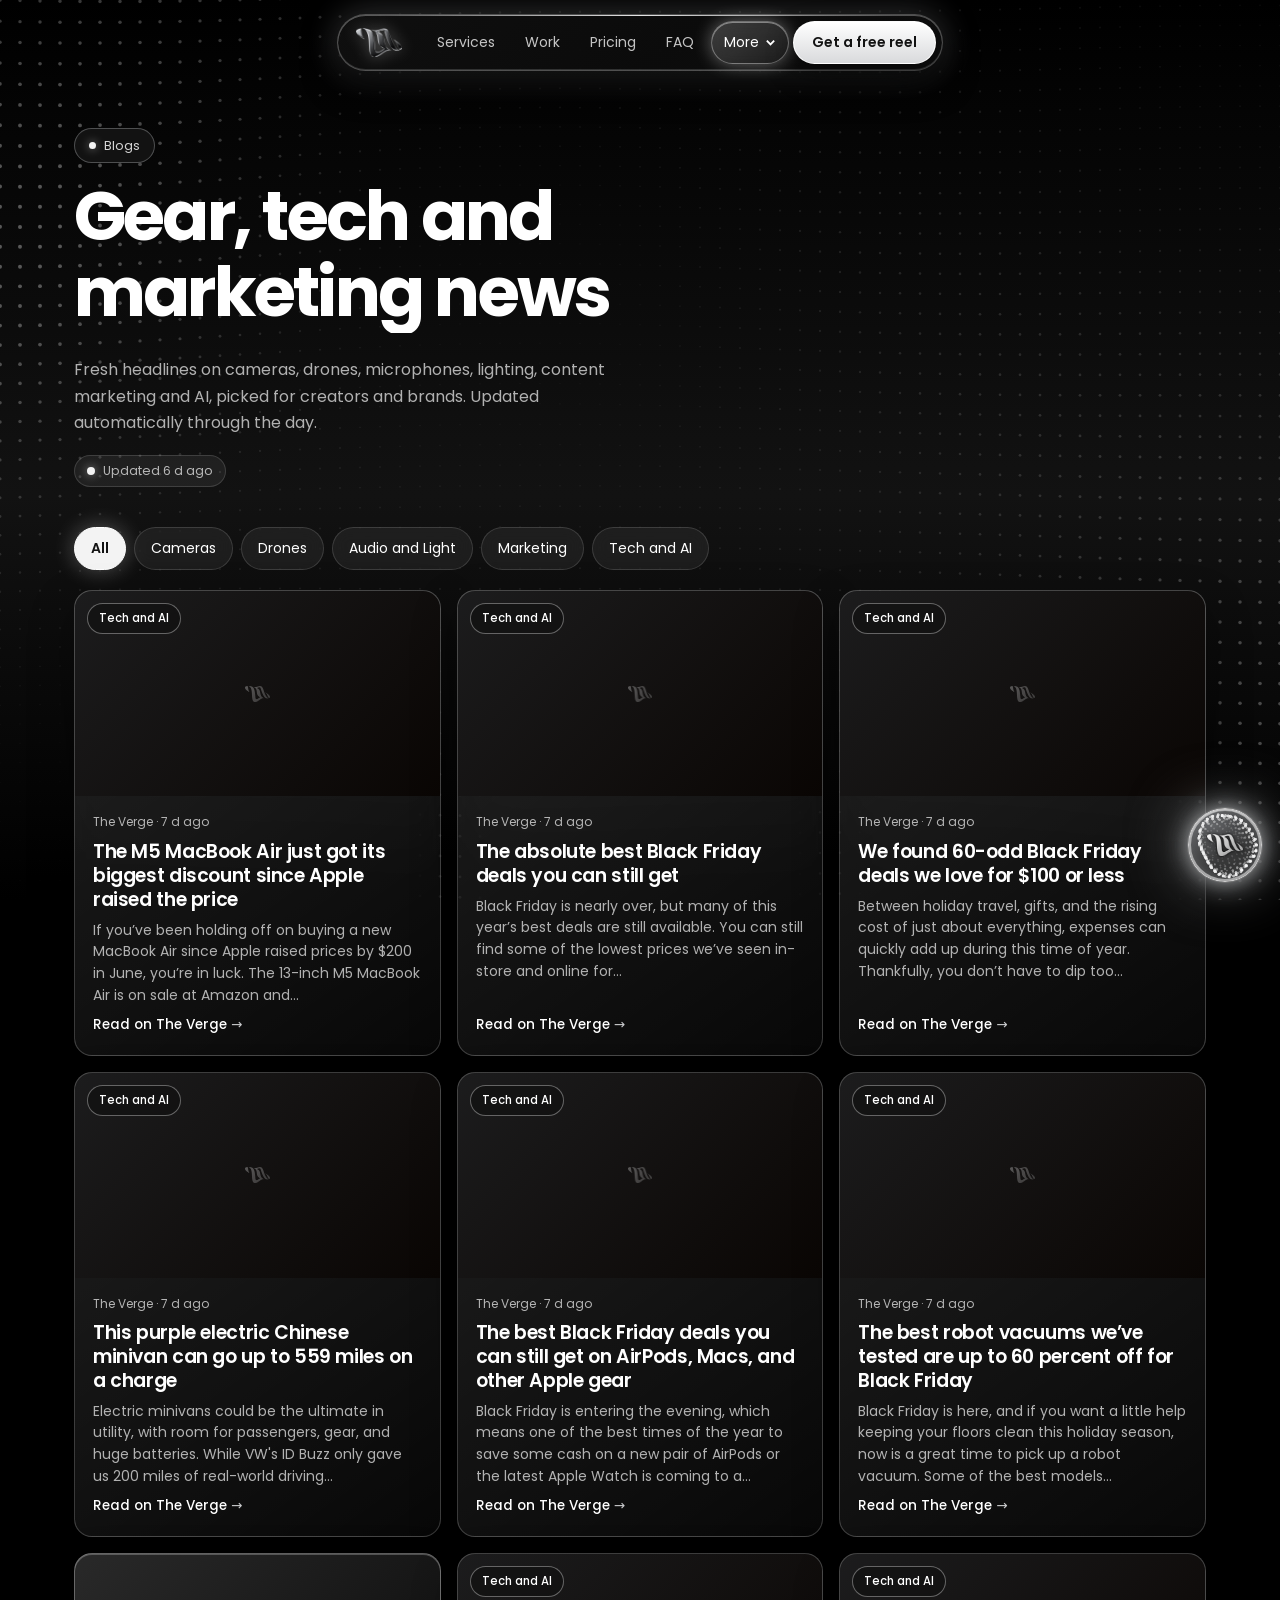
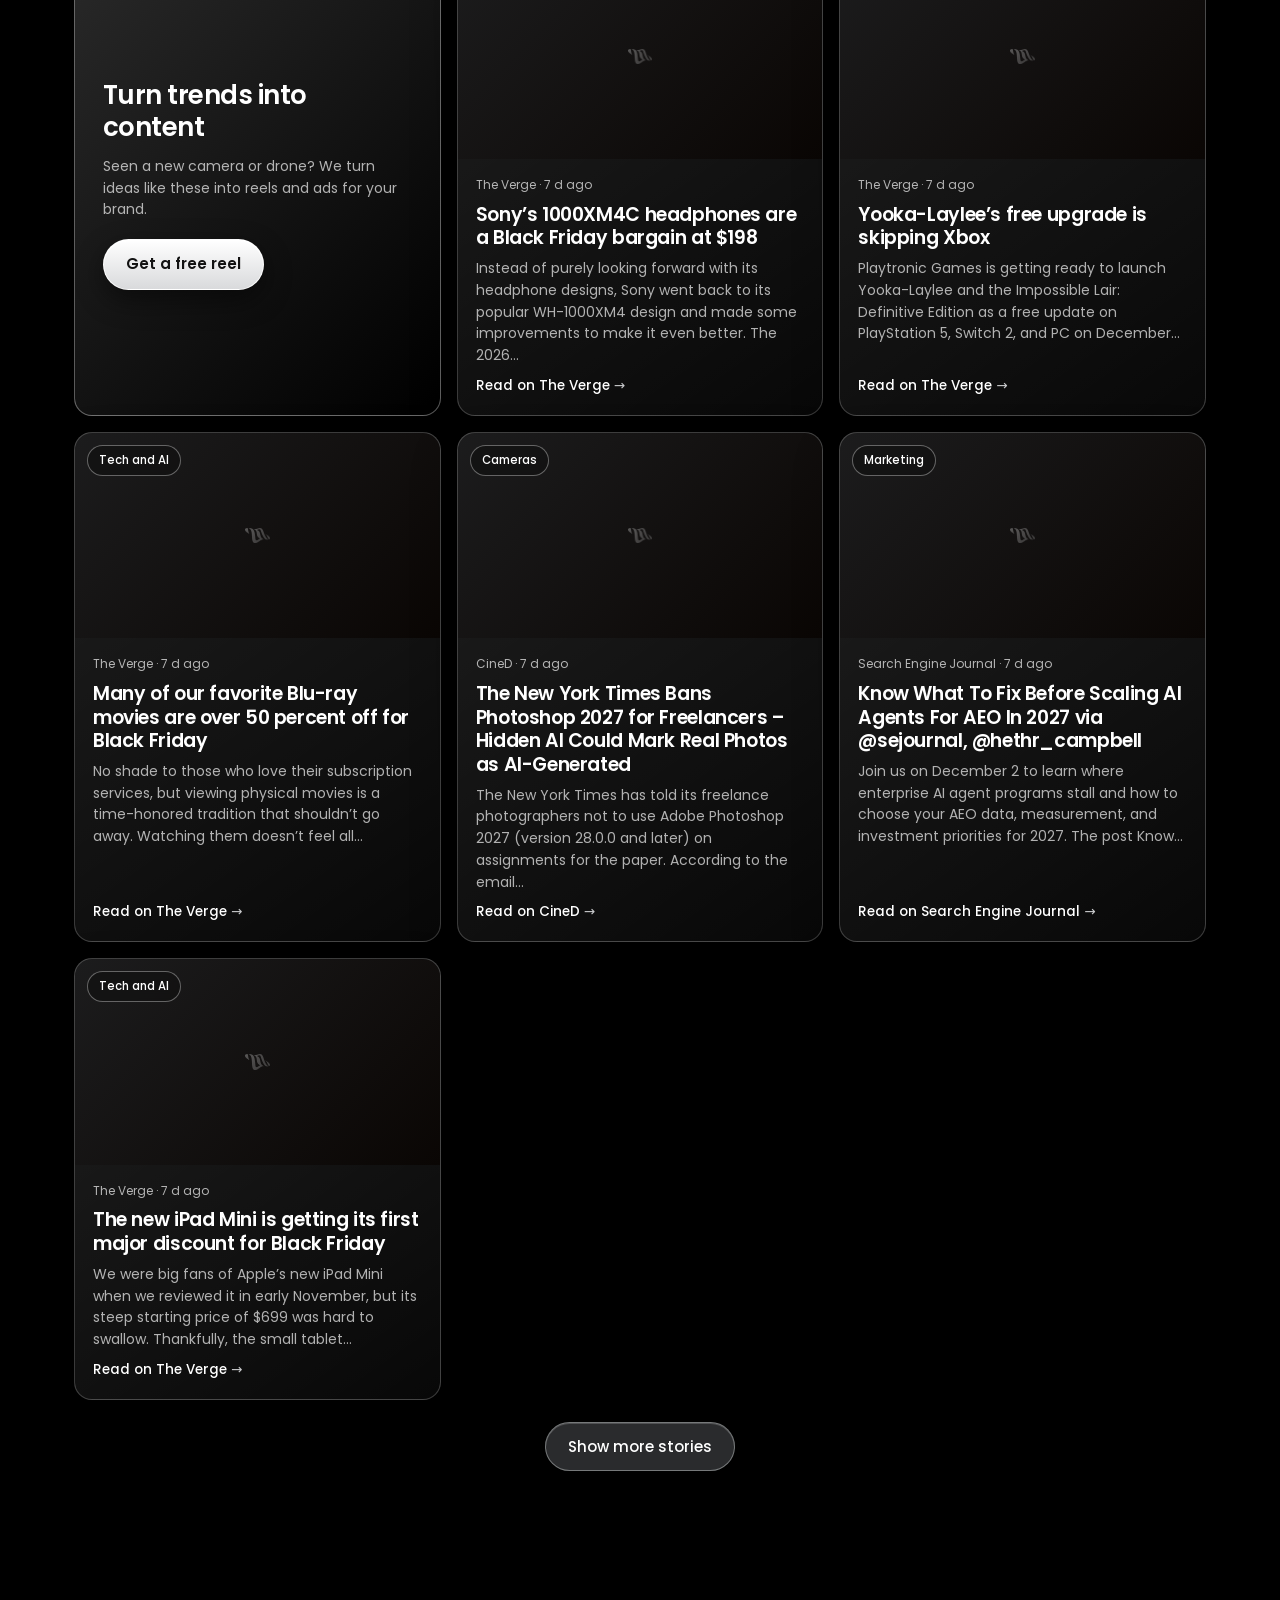
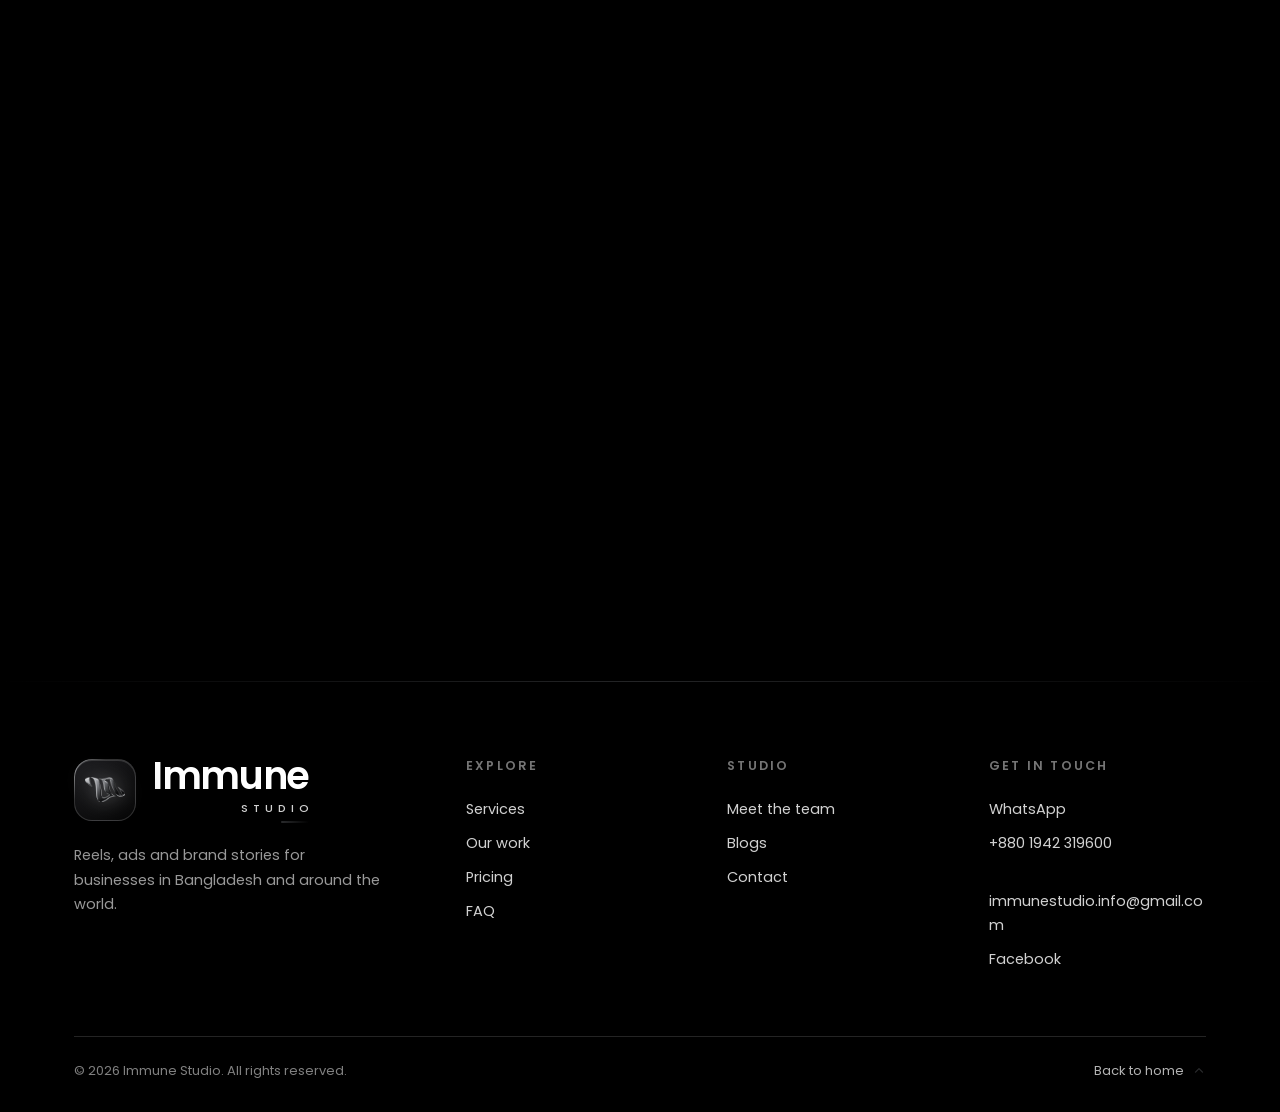
<file: blogs.html>
<!DOCTYPE html>
<html lang="en">
<head>
<meta charset="utf-8">
<meta name="viewport" content="width=device-width, initial-scale=1">
<title>Blogs | Immune Studio</title>
<meta name="description" content="Latest news on cameras, drones, microphones, lighting, content marketing and AI, from Immune Studio.">
<link rel="preconnect" href="https://fonts.googleapis.com">
<link rel="preconnect" href="https://fonts.gstatic.com" crossorigin>
<link href="https://fonts.googleapis.com/css2?family=Poppins:wght@400;500;600;700&display=swap" rel="stylesheet">
<link rel="stylesheet" href="global.css">
</head>
<body class="team">
<div class="bgfx" aria-hidden="true"></div>
<canvas id="bg" aria-hidden="true"></canvas>
<nav class="nav"><div class="pill">
  <a class="brand" href="index.html" aria-label="Immune Studio"><img class="bm" src="assets/immune-symbol-silver.png" alt="" width="800" height="501"></a>
  <a href="index.html#services">Services</a><a href="index.html#work">Work</a><a href="index.html#pricing">Pricing</a><a href="index.html#faq">FAQ</a><div class="dd"><button class="ddbtn" type="button" aria-haspopup="true" aria-expanded="false">More <svg viewBox="0 0 12 12"><path d="m2 4 4 4 4-4"/></svg></button><div class="ddm"><div class="ddin"><a href="team.html">Meet the team</a><a href="blogs.html">Blogs</a><a href="index.html#contact">Contact us</a></div></div></div>
  <a class="btn solid" href="index.html#contact">Get a free reel</a>
</div></nav>

<main class="sub blog">
<div class="wrap">
  <div class="bhero">
    <span class="tag"><i></i>Blogs</span>
    <h1 class="nm sm" aria-label="Gear, tech and marketing news"><span><b>Gear, tech and</b></span><span><b>marketing news</b></span></h1>
    <p>Fresh headlines on cameras, drones, microphones, lighting, content marketing and AI, picked for creators and brands. Updated automatically through the day.</p>
    <span class="live" id="upd"><i></i>Checking for updates...</span>
  </div>
  <div class="bar"><div class="fl" id="fl" role="tablist" aria-label="News categories"></div></div>
  <div class="ngrid" id="ngrid" aria-live="polite">
    <div class="nc g sk"><div class="th"></div><div class="bd"><small>&nbsp;</small><h3>&nbsp;</h3><p>&nbsp;</p></div></div>
    <div class="nc g sk"><div class="th"></div><div class="bd"><small>&nbsp;</small><h3>&nbsp;</h3><p>&nbsp;</p></div></div>
    <div class="nc g sk"><div class="th"></div><div class="bd"><small>&nbsp;</small><h3>&nbsp;</h3><p>&nbsp;</p></div></div>
  </div>
  <div class="more"><button class="btn" id="more" type="button" hidden>Show more stories</button></div>

  <div class="sh rv gsh"><span class="tag"><i></i>Quick guides</span><h2>Know-how that makes your content better</h2><p>Short, practical ideas we use every day, and how we can help you apply them.</p></div>
  <div class="guides">
    <article class="g gd rv"><h3>Pick gear for the story</h3><p>Start with what you want people to feel, not the spec sheet. A good camera in good light with clean sound beats an expensive one used badly.</p><a class="go" href="index.html#services">Our video services</a></article>
    <article class="g gd rv"><h3>Why drones sell property</h3><p>Aerial shots show location, scale and surroundings that interior photos cannot. Buyers understand a project faster and trust it more.</p><a class="go" href="index.html#work">See real estate work</a></article>
    <article class="g gd rv"><h3>Sound and light come first</h3><p>Viewers forgive soft focus before they forgive bad audio. Clear sound and soft, even light make almost any camera look professional.</p><a class="go" href="index.html#contact">Talk to our team</a></article>
  </div>

  <div class="g banner glowb rv">
    <div><h2>Want content like this for your brand?</h2><p>Reels, ads and brand stories made by Immune Studio. Your first 1 to 1.5 minute reel is free.</p></div>
    <div class="cta-row"><a class="btn solid" href="index.html#contact">Get a free reel</a><a class="btn" href="index.html#services">See services</a></div>
  </div>
</div>
</main>

<footer class="ft" id="footer">
  <div class="ft-in">
    <div class="ft-brand">
      <a class="ft-logo" href="index.html" aria-label="Immune Studio, home">
        <span class="ft-mark"><img src="assets/immune-symbol-silver.png" alt="" width="800" height="502"></span>
        <span class="ft-name"><b>Immune</b><i>Studio</i></span>
      </a>
      <p>Reels, ads and brand stories for businesses in Bangladesh and around the world.</p>
    </div>
    <nav class="ft-col" aria-label="Explore"><h4>Explore</h4><a href="index.html#services">Services</a><a href="index.html#work">Our work</a><a href="index.html#pricing">Pricing</a><a href="index.html#faq">FAQ</a></nav>
    <nav class="ft-col" aria-label="Studio"><h4>Studio</h4><a href="team.html">Meet the team</a><a href="blogs.html">Blogs</a><a href="index.html#contact">Contact</a></nav>
    <div class="ft-col"><h4>Get in touch</h4><a href="https://wa.me/8801942319600" target="_blank" rel="noopener">WhatsApp</a><a href="tel:+8801942319600">+880 1942 319600</a><a href="mailto:immunestudio.info@gmail.com">immunestudio.info@gmail.com</a><a href="https://www.facebook.com/share/1UAmAy9J2i/" target="_blank" rel="noopener">Facebook</a></div>
  </div>
  <div class="ft-bar"><span>© <span id="yr"></span> Immune Studio. All rights reserved.</span><a class="ft-top" href="index.html">Back to home <svg viewBox="0 0 24 24"><path d="m6 14 6-6 6 6"/></svg></a></div>
</footer>
<script src="nav.js"></script>
<script src="page.js"></script>
<script src="blogs.js"></script>
<script src="chat.js"></script>
</body>
</html>
</file>
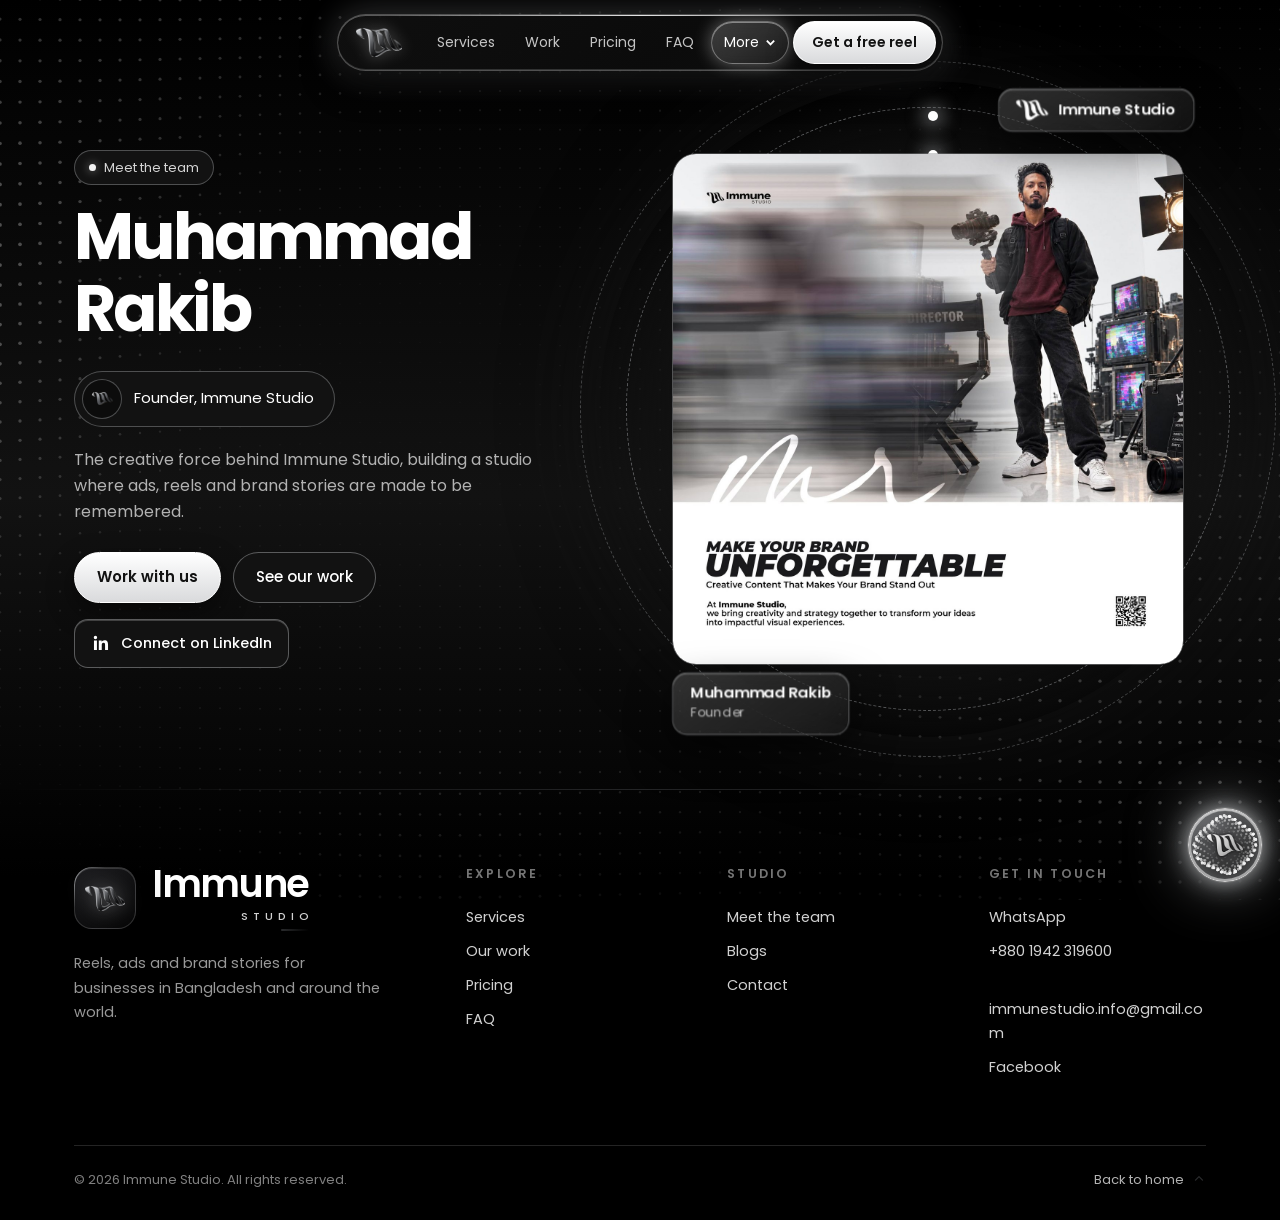
<file: team.html>
<!DOCTYPE html>
<html lang="en">
<head>
<meta charset="utf-8">
<meta name="viewport" content="width=device-width, initial-scale=1">
<title>Meet the Team | Immune Studio</title>
<meta name="description" content="Meet the people behind Immune Studio, led by founder Muhammad Rakib.">
<link rel="preconnect" href="https://fonts.googleapis.com">
<link rel="preconnect" href="https://fonts.gstatic.com" crossorigin>
<link href="https://fonts.googleapis.com/css2?family=Poppins:wght@400;500;600;700&display=swap" rel="stylesheet">
<link rel="stylesheet" href="global.css">
</head>
<body class="team">
<div class="bgfx" aria-hidden="true"></div>
<canvas id="bg" aria-hidden="true"></canvas>
<nav class="nav"><div class="pill">
  <a class="brand" href="index.html" aria-label="Immune Studio"><img class="bm" src="assets/immune-symbol-silver.png" alt="" width="800" height="501"></a>
  <a href="index.html#services">Services</a><a href="index.html#work">Work</a><a href="index.html#pricing">Pricing</a><a href="index.html#faq">FAQ</a><div class="dd"><button class="ddbtn" type="button" aria-haspopup="true" aria-expanded="false">More <svg viewBox="0 0 12 12"><path d="m2 4 4 4 4-4"/></svg></button><div class="ddm"><div class="ddin"><a href="team.html">Meet the team</a><a href="blogs.html">Blogs</a><a href="index.html#contact">Contact us</a></div></div></div>
  <a class="btn solid" href="index.html#contact">Get a free reel</a>
</div></nav>

<main class="sub"><div class="wrap tmgrid">
  <div class="tmtext">
    <span class="tag"><i></i>Meet the team</span>
    <h1 class="nm" aria-label="Muhammad Rakib"><span><b>Muhammad</b></span><span><b>Rakib</b></span></h1>
    <div class="role"><img src="assets/immune-symbol-chrome.png" alt="" width="800" height="502"><span>Founder, Immune Studio</span></div>
    <p>The creative force behind Immune Studio, building a studio where ads, reels and brand stories are made to be remembered.</p>
    <div class="cta-row"><a class="btn solid" href="index.html#contact">Work with us</a><a class="btn" href="index.html#work">See our work</a></div>
    <!-- ADD THE FOUNDER'S LINKEDIN LINK below -->
    <div class="tm-soc"><a class="sb s-in" href="https://www.linkedin.com/in/FOUNDER-LINKEDIN-USERNAME" target="_blank" rel="noopener"><svg viewBox="0 0 24 24"><path d="M20.45 20.45h-3.56v-5.57c0-1.33-.03-3.04-1.85-3.04-1.86 0-2.14 1.45-2.14 2.94v5.67H9.35V9h3.41v1.56h.05c.48-.9 1.64-1.85 3.37-1.85 3.6 0 4.27 2.37 4.27 5.46v6.28zM5.34 7.43a2.06 2.06 0 1 1 0-4.12 2.06 2.06 0 0 1 0 4.12zM7.12 20.45H3.56V9h3.56v11.45z"/></svg><span>Connect on LinkedIn</span></a></div>
  </div>
  <div class="stage" id="stage">
    <div class="orbit"></div><div class="orbit o2"></div>
    <div class="frame" id="frame">
      <figure class="art"><img src="assets/team/founder.jpg" alt="Muhammad Rakib, founder of Immune Studio, standing on a film set with a camera gimbal" width="1400" height="1400"></figure>
      <div class="chip3d c1"><b>Muhammad Rakib</b><small>Founder</small></div>
      <div class="chip3d c2"><img src="assets/immune-symbol-chrome.png" alt="" width="800" height="502"><b>Immune Studio</b></div>
    </div>
  </div>
</div></main>
<footer class="ft" id="footer">
  <div class="ft-in">
    <div class="ft-brand">
      <a class="ft-logo" href="index.html" aria-label="Immune Studio, home">
        <span class="ft-mark"><img src="assets/immune-symbol-silver.png" alt="" width="800" height="502"></span>
        <span class="ft-name"><b>Immune</b><i>Studio</i></span>
      </a>
      <p>Reels, ads and brand stories for businesses in Bangladesh and around the world.</p>
    </div>
    <nav class="ft-col" aria-label="Explore"><h4>Explore</h4><a href="index.html#services">Services</a><a href="index.html#work">Our work</a><a href="index.html#pricing">Pricing</a><a href="index.html#faq">FAQ</a></nav>
    <nav class="ft-col" aria-label="Studio"><h4>Studio</h4><a href="team.html">Meet the team</a><a href="blogs.html">Blogs</a><a href="index.html#contact">Contact</a></nav>
    <div class="ft-col"><h4>Get in touch</h4><a href="https://wa.me/8801942319600" target="_blank" rel="noopener">WhatsApp</a><a href="tel:+8801942319600">+880 1942 319600</a><a href="mailto:immunestudio.info@gmail.com">immunestudio.info@gmail.com</a><a href="https://www.facebook.com/share/1UAmAy9J2i/" target="_blank" rel="noopener">Facebook</a></div>
  </div>
  <div class="ft-bar"><span>© <span id="yr"></span> Immune Studio. All rights reserved.</span><a class="ft-top" href="index.html">Back to home <svg viewBox="0 0 24 24"><path d="m6 14 6-6 6 6"/></svg></a></div>
</footer>
<script src="nav.js"></script>
<script src="page.js"></script>
<script src="chat.js"></script>
</body>
</html>
</file>
<file: global.css>
/* IMMUNE STUDIO — Red / Black / White
   - Page is black; the backdrop shifts colour per section (see html[data-sec] below).
   - White cards (.g) and the white nav pill keep their dark text; everything on black uses white text. */

@property --bg1{syntax:'<color>';inherits:true;initial-value:#000}
@property --bg2{syntax:'<color>';inherits:true;initial-value:#050505}
@property --glow{syntax:'<color>';inherits:true;initial-value:rgba(138,140,142,0.32)}
@property --gx{syntax:'<percentage>';inherits:true;initial-value:78%}
@property --gy{syntax:'<percentage>';inherits:true;initial-value:24%}
@property --a{syntax:'<angle>';inherits:false;initial-value:0deg}

:root{
  --red:#2a2b2d;--red-d:#121212;--red-l:#c9cacc;--rgb:138,140,142;--rgb2:243,243,243;
  --c1:#181818;--c2:#333333;--c3:#444444;--c4:#111111;--c0:#000000;
  --text:#ffffff;--mute:rgba(255,255,255,.68);--line:rgba(255,255,255,.14);
  --display:'Poppins',system-ui,-apple-system,'Segoe UI',sans-serif;
  --body:'Poppins',system-ui,-apple-system,'Segoe UI',sans-serif;
  /* backdrop (defaults = hero) */
  --bg1:#000;--bg2:#050505;--glow:rgba(138,140,142,0.35);--gx:78%;--gy:24%;
  transition:--bg1 1.2s ease,--bg2 1.2s ease,--glow 1.2s ease,--gx 1.2s ease,--gy 1.2s ease;
}
/* one backdrop per section — always black-based, with a red or white glow */
html[data-sec="intro"]   {--bg1:#000;   --bg2:#0c0c0c;--glow:rgba(138,140,142,0.26);--gx:50%;--gy:55%}
html[data-sec="services"]{--bg1:#0e0e0f;--bg2:#000;   --glow:rgba(138,140,142,0.48);--gx:12%;--gy:38%}
html[data-sec="work"]    {--bg1:#000;   --bg2:#0a0a0a;--glow:rgba(255,255,255,.08);--gx:50%;--gy:0%}
html[data-sec="results"] {--bg1:#1c1c1d;--bg2:#000;   --glow:rgba(138,140,142,0.64);--gx:50%;--gy:100%}
html[data-sec="process"] {--bg1:#000;   --bg2:#060606;--glow:rgba(255,255,255,.07);--gx:88%;--gy:18%}
html[data-sec="pricing"] {--bg1:#161617;--bg2:#000;   --glow:rgba(138,140,142,0.51);--gx:50%;--gy:15%}
html[data-sec="faq"]     {--bg1:#000;   --bg2:#090909;--glow:rgba(138,140,142,0.19);--gx:8%; --gy:85%}
html[data-sec="contact"] {--bg1:#1c1c1d;--bg2:#000;   --glow:rgba(138,140,142,0.61);--gx:50%;--gy:92%}
html[data-sec="footer"]  {--bg1:#000;   --bg2:#000;   --glow:rgba(var(--rgb),0.16);--gx:50%;--gy:100%}

*{box-sizing:border-box;margin:0}
html{scroll-behavior:smooth;background:#000}
body{background:transparent;color:var(--text);font:400 16px/1.65 var(--body);-webkit-font-smoothing:antialiased;overflow-x:hidden}
a{color:inherit}
:focus-visible{outline:2px solid var(--red);outline-offset:3px}
h1,h2,h3{font-family:var(--display);line-height:1.1;font-weight:600;letter-spacing:-.02em}
.bgfx{position:fixed;inset:0;z-index:0;pointer-events:none;
  background:linear-gradient(180deg,var(--bg1),var(--bg2))}
#bg{position:fixed;inset:0;width:100%;height:100%;z-index:0;pointer-events:none}
main,header,footer,.nav{position:relative;z-index:1}
.wrap{max-width:1180px;margin:0 auto;padding:0 24px}
section{padding:clamp(48px,7vw,92px) 0;scroll-margin-top:84px}

/* intro video */
#intro{padding-top:clamp(28px,4vw,52px)}
.intro-video{width:100%;height:auto;display:block;border-radius:22px;border:1px solid var(--line);background:#050505;
  box-shadow:0 30px 80px rgba(0,0,0,.7),0 0 90px rgba(var(--rgb),0.22)}

/* cards — white, dark text (unchanged look) */
.g{color:var(--text);position:relative;
  background:linear-gradient(145deg,rgba(255,255,255,.12),rgba(255,255,255,.03));border:1px solid rgba(255,255,255,.2);border-radius:22px;
  box-shadow:inset 0 1px 0 rgba(255,255,255,.24),0 20px 44px rgba(0,0,0,.4);-webkit-backdrop-filter:blur(18px) saturate(1.5);backdrop-filter:blur(18px) saturate(1.5);
  transition:transform .3s,border-color .3s,box-shadow .3s,background .3s}
.g:hover{transform:translateY(-4px);background:linear-gradient(145deg,rgba(255,255,255,.2),rgba(255,255,255,.06));border-color:rgba(var(--rgb2),.7);box-shadow:inset 0 1px 0 rgba(255,255,255,.34),0 26px 54px rgba(0,0,0,.55),0 0 36px rgba(var(--rgb),.5)}
.tag{display:inline-flex;align-items:center;gap:8px;padding:6px 14px;border-radius:999px;font-size:13px;color:rgba(255,255,255,.82);background:rgba(255,255,255,.05);border:1px solid var(--line);backdrop-filter:blur(8px)}
.tag i{width:7px;height:7px;border-radius:50%;background:var(--red);box-shadow:0 0 10px var(--red)}

/* headings */
.sh{margin-bottom:34px}
.sh h2{font-size:clamp(28px,4.2vw,50px);letter-spacing:-.02em;line-height:1.12;color:#fff;margin:14px 0 10px;padding-bottom:.06em}
.sh p{color:var(--mute);max-width:56ch}

/* buttons */
.btn{position:relative;display:inline-flex;align-items:center;gap:9px;padding:12px 22px;border-radius:999px;text-decoration:none;font-weight:500;font-size:15px;color:#fff;
  border:1px solid rgba(var(--rgb),0.8);background:var(--red);box-shadow:inset 0 1px 0 rgba(255,255,255,.18),0 4px 14px rgba(0,0,0,.4);cursor:pointer;font-family:inherit;
  transition:transform .25s cubic-bezier(.2,.8,.2,1),box-shadow .25s,background .25s,color .25s,border-color .25s}
.btn:hover{transform:translateY(-3px) scale(1.03);box-shadow:inset 0 1px 0 rgba(255,255,255,.3),0 14px 30px rgba(0,0,0,.6),0 0 28px rgba(var(--rgb),0.72)}
.btn:active{transform:scale(.97)}
.btn svg{width:18px;height:18px;fill:currentColor}
.btn.solid{border-color:transparent;font-weight:600}
.btn.wa{border-color:transparent;font-weight:600}
/* secondary button on black = white outline */
.hero .btn:not(.solid),.tmtext .btn:not(.solid){background:rgba(255,255,255,.06);border-color:rgba(255,255,255,.3);backdrop-filter:blur(8px);box-shadow:none}
.hero .btn:not(.solid):hover,.tmtext .btn:not(.solid):hover{background:#fff;color:#111;border-color:#fff;box-shadow:0 14px 30px rgba(0,0,0,.6),0 0 28px rgba(255,255,255,.25)}

/* nav — black glass with a red tint, red edge light, white text */
.nav{position:fixed;top:14px;left:0;right:0;z-index:50;display:flex;justify-content:center;padding:0 14px;pointer-events:none}
.pill{--text:#ffffff;--mute:rgba(255,255,255,.76);--line:rgba(var(--rgb),0.54);position:relative;pointer-events:auto;display:flex;align-items:center;gap:4px;padding:6px 6px 6px 18px;border-radius:999px;
  background:linear-gradient(135deg,rgba(18,18,18,.82) 0%,rgba(18,18,18,.62) 55%,rgba(18,18,18,.8) 100%);
  -webkit-backdrop-filter:blur(18px) saturate(1.6);backdrop-filter:blur(18px) saturate(1.6);
  border:1px solid rgba(var(--rgb),0.8);
  box-shadow:inset 0 1px 0 rgba(var(--rgb2),.32),inset 0 -1px 0 rgba(var(--rgb),0.29),0 12px 34px rgba(0,0,0,.65),0 0 34px rgba(var(--rgb),0.45)}
.pill::before{content:"";position:absolute;left:8%;right:8%;top:0;height:1px;border-radius:1px;background:linear-gradient(90deg,transparent,rgba(var(--rgb2),.9),transparent);pointer-events:none}
.pill a:not(.btn){padding:9px 13px;border-radius:999px;font-size:14px;color:var(--mute);text-decoration:none;transition:color .2s,background .2s,box-shadow .2s}
.pill a:not(.btn):hover{color:#fff;background:rgba(var(--rgb),0.32);box-shadow:inset 0 0 0 1px rgba(var(--rgb),0.64)}
.pill .btn{white-space:nowrap;padding:9px 18px;font-size:14px;border-color:rgba(243,243,243,.4);box-shadow:inset 0 1px 0 rgba(255,255,255,.3),0 4px 18px rgba(var(--rgb),0.8)}

/* hero (header) */
header.top{position:relative;overflow:hidden;min-height:94vh;display:flex;align-items:center}
#net{position:absolute;inset:0;width:100%;height:100%;z-index:0;cursor:crosshair;-webkit-mask-image:linear-gradient(180deg,#000 62%,transparent);mask-image:linear-gradient(180deg,#000 62%,transparent)}
.hero{position:relative;z-index:1;padding-top:124px;padding-bottom:80px;pointer-events:none}
.hero a,.hero .btn,.hero-strip{pointer-events:auto}
.hero h1{font-size:clamp(38px,6.2vw,84px);line-height:1.06;letter-spacing:-.035em;margin:22px 0;max-width:13ch;color:#fff;text-shadow:0 4px 40px rgba(0,0,0,.6)}
.hero h1 em{font-style:normal;background:linear-gradient(100deg,#f3f3f3,#8a8c8e 50%,#6a6b6e);-webkit-background-clip:text;background-clip:text;color:transparent;-webkit-box-decoration-break:clone;box-decoration-break:clone;text-shadow:none}
.hero p{color:rgba(255,255,255,.74);max-width:52ch;font-size:17px;margin-bottom:30px}
.cta-row{display:flex;gap:12px;flex-wrap:wrap}
.hero-strip{display:flex;flex-wrap:wrap;margin-top:46px;max-width:660px;border-radius:22px;border:1px solid var(--line);background:rgba(255,255,255,.05);backdrop-filter:blur(14px);box-shadow:inset 0 1px 0 rgba(255,255,255,.1),0 24px 60px rgba(0,0,0,.5)}
.hero-strip div{flex:1 1 150px;position:relative;padding:16px 22px}
.hero-strip div+div::before{content:"";position:absolute;left:0;top:20%;bottom:20%;width:1px;background:var(--line)}
.hero-strip b{display:block;font:700 28px/1 var(--display);letter-spacing:-.01em;color:#fff}
.hero-strip b::after{content:"";display:block;width:18px;height:2px;margin-top:8px;border-radius:2px;background:var(--red)}
.hero-strip span{display:block;margin-top:8px;font-size:12.5px;line-height:1.4;color:var(--mute)}
.logo3d{--t:calc(clamp(150px,24vw,350px) / 400);position:absolute;right:9%;top:50%;transform:translateY(-50%);width:clamp(150px,24vw,350px);z-index:1;perspective:1200px;pointer-events:auto;cursor:pointer;filter:drop-shadow(0 0 20px rgba(var(--rgb),0.8)) drop-shadow(0 0 56px rgba(var(--rgb),0.48)) drop-shadow(0 26px 40px rgba(0,0,0,.7));animation:glow 5s ease-in-out infinite}
.logo3d::before{content:"";position:absolute;inset:-28%;z-index:-1;border-radius:50%;background:radial-gradient(closest-side,rgba(var(--rgb),0.42),transparent 72%);pointer-events:none}
@keyframes glow{50%{filter:drop-shadow(0 0 30px rgba(var(--rgb),1)) drop-shadow(0 0 80px rgba(var(--rgb),0.67)) drop-shadow(0 26px 40px rgba(0,0,0,.7))}}
.tilt{transform-style:preserve-3d;transition:transform .35s ease-out}
.spin{position:relative;transform-style:preserve-3d;animation:spin 20s linear infinite}
.spin img{display:block;width:100%;height:auto}
.spin img+img{position:absolute;inset:0}
@keyframes spin{to{transform:rotateY(360deg)}}

/* marquee */
.marq{overflow:hidden;border-block:1px solid var(--line);padding:18px 0;background:rgba(0,0,0,.45);mask-image:linear-gradient(90deg,transparent,#000 12%,#000 88%,transparent)}
.track{display:flex;gap:56px;width:max-content;animation:scroll 32s linear infinite}
.track span{display:inline-flex;align-items:center;gap:56px;font:600 21px var(--display);letter-spacing:.06em;text-transform:uppercase;color:rgba(255,255,255,.62);white-space:nowrap}
.track span::after{content:"";width:8px;height:8px;border-radius:50%;background:var(--red);box-shadow:0 0 12px rgba(var(--rgb),1)}
@keyframes scroll{to{transform:translateX(-50%)}}

.ic{display:grid;place-items:center;width:46px;height:46px;border-radius:13px;background:linear-gradient(135deg,var(--red),var(--red-d));border:1px solid rgba(255,255,255,.18);box-shadow:0 6px 18px rgba(var(--rgb),0.48)}
.ic svg{width:22px;height:22px;fill:none;stroke:#fff;stroke-width:1.7;stroke-linecap:round;stroke-linejoin:round}

/* stats */
.stats{display:grid;grid-template-columns:repeat(3,minmax(0,1fr));gap:16px}
.stat{padding:34px 30px}
.stat b{display:block;font:700 clamp(46px,6vw,76px)/1 var(--display);letter-spacing:-.04em;color:#fff}
.stat span{color:var(--mute);display:block;margin-top:10px;max-width:26ch}

/* process */
.steps{display:grid;grid-template-columns:repeat(3,minmax(0,1fr));gap:16px;counter-reset:s}
.step{padding:28px;counter-increment:s}
.step::before{content:counter(s);display:grid;place-items:center;width:40px;height:40px;border-radius:50%;background:var(--red);color:#fff;font:600 17px var(--display);margin-bottom:16px;box-shadow:0 6px 16px rgba(var(--rgb),0.56)}
.step h3{font-size:24px;margin-bottom:8px}
.step p{color:var(--mute);font-size:15px}

/* pricing */
.plans{display:grid;grid-template-columns:repeat(3,minmax(0,1fr));gap:16px;align-items:stretch}
.plan{padding:30px 28px;display:flex;flex-direction:column}
.plan h3{font-size:24px;color:var(--mute)}
.plan .pr{font:700 44px var(--display);letter-spacing:-.03em;margin:10px 0 2px}
.plan .pr small{font:400 15px var(--body);color:var(--mute)}
.plan ul{list-style:none;padding:0;margin:18px 0 24px;display:grid;gap:10px;flex:1}
.plan li{color:var(--mute);font-size:14.5px;padding-left:24px;position:relative}
.plan li::before{content:"";position:absolute;left:0;top:8px;width:10px;height:6px;border-left:2px solid var(--red);border-bottom:2px solid var(--red);transform:rotate(-45deg)}
.plan.hot{--text:#fff;--mute:rgba(255,255,255,.82);background:linear-gradient(145deg,rgba(var(--rgb),.9),rgba(18,18,18,.7));color:#fff;border-color:transparent;box-shadow:0 24px 60px rgba(var(--rgb),0.56),0 20px 44px rgba(0,0,0,.45)}
.plan.hot h3,.plan.hot li,.plan.hot .pr small{color:rgba(255,255,255,.84)}
.plan.hot li::before{border-color:#fff}
.plan.hot .btn{background:#111;color:#fff;border-color:#111}
.note{margin-top:18px;color:var(--mute);font-size:14px}

/* faq */
.faq{display:grid;gap:12px;max-width:820px}
details{padding:0;border-radius:16px}
summary{list-style:none;cursor:pointer;padding:20px 24px;font-weight:500;display:flex;justify-content:space-between;gap:16px}
summary::-webkit-details-marker{display:none}
summary::after{content:"+";font-size:22px;line-height:1;color:var(--red);transition:transform .25s}
details[open] summary::after{transform:rotate(45deg)}
details p{padding:0 24px 22px;color:var(--mute);font-size:15px}

/* contact */
.contact{display:grid;grid-template-columns:minmax(0,1.1fr) minmax(0,1fr);gap:16px;align-items:start}
.form{padding:34px 30px}
.form h3{font-size:34px;margin-bottom:6px}
.form p{color:var(--mute);margin-bottom:18px}
.field{display:grid;gap:6px;margin-bottom:14px}
.field label{font-size:13px;font-weight:600;color:var(--mute)}
.field input,.field textarea{width:100%;padding:13px 15px;border-radius:12px;border:1px solid var(--line);background:rgba(255,255,255,.07);color:#fff;font:inherit;transition:background .25s,border-color .25s,box-shadow .25s}
.field input::placeholder,.field textarea::placeholder{color:rgba(255,255,255,.45)}
.field input:hover,.field textarea:hover{background:rgba(255,255,255,.11);border-color:rgba(255,255,255,.3)}
.field input:focus,.field textarea:focus{outline:0;background:rgba(255,255,255,.12);border-color:rgba(var(--rgb2),.85);box-shadow:0 0 0 3px rgba(var(--rgb),.35)}
.field textarea{min-height:120px;resize:vertical}
.direct{padding:34px 30px}
.direct h3{font-size:30px;margin-bottom:8px}
.direct p{color:var(--mute);margin-bottom:16px}
.direct .btn{width:100%;justify-content:center;margin-bottom:10px}

/* ---------- footer ---------- */
.ft{position:relative;margin-top:clamp(24px,4vw,56px);padding:76px 0 0;background:linear-gradient(180deg,rgba(0,0,0,0),rgba(0,0,0,.92) 38%,#000)}
.ft::before{content:"";position:absolute;left:0;right:0;top:0;height:1px;background:linear-gradient(90deg,transparent,var(--red) 50%,transparent);opacity:.85}
.ft-in{max-width:1180px;margin:0 auto;padding:0 24px;display:grid;grid-template-columns:minmax(0,1.6fr) repeat(3,minmax(0,1fr));gap:44px}
.ft-brand p{margin-top:20px;max-width:34ch;font-size:14.5px;line-height:1.7;color:rgba(255,255,255,.6)}
.ft-logo{display:inline-flex;align-items:center;gap:16px;text-decoration:none;color:#fff}
.ft-mark{position:relative;display:grid;place-items:center;width:62px;height:62px;border-radius:18px;background:linear-gradient(145deg,#1c1c1f,#060606);border:1px solid rgba(255,255,255,.16);
  box-shadow:inset 0 1px 0 rgba(255,255,255,.14),0 12px 30px rgba(0,0,0,.6);transition:transform .55s cubic-bezier(.2,.8,.2,1),border-color .4s,box-shadow .4s}
.ft-mark::after{content:"";position:absolute;inset:-1px;border-radius:inherit;border:1px solid transparent;background:conic-gradient(from var(--a),transparent 0 70%,rgba(var(--rgb),1) 85%,transparent) border-box;-webkit-mask:linear-gradient(#000 0 0) padding-box,linear-gradient(#000 0 0);-webkit-mask-composite:xor;mask-composite:exclude;animation:ang 6s linear infinite;pointer-events:none}
.ft-mark img{width:40px;height:auto;filter:drop-shadow(0 0 10px rgba(var(--rgb),0.72))}
.ft-name{display:grid;line-height:1}
.ft-name b{font:600 38px/1 var(--display);letter-spacing:-.035em;color:#fff;
  color:#fff;animation:sheen 6.5s ease-in-out infinite}
.ft-name i{position:relative;display:block;justify-self:end;margin:8px -.46em 0 0;font:500 11px/1 var(--body);font-style:normal;letter-spacing:.46em;text-transform:uppercase;color:rgba(255,255,255,.82);padding-bottom:9px}
.ft-name i::after{content:"";position:absolute;right:.46em;bottom:0;height:2px;width:28px;border-radius:2px;background:linear-gradient(90deg,var(--red),transparent);transition:width .6s cubic-bezier(.2,.8,.2,1)}
.ft-logo:hover .ft-mark,.ft-logo:focus-visible .ft-mark{transform:translateY(-3px) rotate(-6deg);border-color:rgba(var(--rgb),0.88);box-shadow:inset 0 1px 0 rgba(255,255,255,.2),0 18px 40px rgba(0,0,0,.7),0 0 34px rgba(var(--rgb),0.64)}
.ft-logo:hover .ft-name i::after,.ft-logo:focus-visible .ft-name i::after{width:100%}
@keyframes sheen{0%,50%{background-position:130% 0}100%{background-position:-130% 0}}
.ft-col h4{font:600 12.5px var(--body);letter-spacing:.18em;text-transform:uppercase;color:rgba(255,255,255,.46);margin-bottom:18px}
.ft-col a{display:block;width:fit-content;max-width:100%;overflow-wrap:anywhere;padding:5px 0;font-size:14.5px;color:rgba(255,255,255,.82);text-decoration:none;transition:color .2s,transform .25s}
.ft-col a:hover{color:#fff;transform:translateX(4px)}
.ft-col a::before{content:"";display:inline-block;width:0;height:2px;margin-right:0;vertical-align:middle;border-radius:2px;background:var(--red);transition:width .25s,margin-right .25s}
.ft-col a:hover::before{width:10px;margin-right:8px}
.ft-bar{max-width:1180px;margin:60px auto 0;padding:24px 24px 30px;position:relative;display:flex;justify-content:space-between;align-items:center;gap:16px;flex-wrap:wrap;font-size:13px;color:rgba(255,255,255,.5)}
.ft-bar::before{content:"";position:absolute;left:24px;right:24px;top:0;height:1px;background:var(--line)}
.ft-bar a{color:rgba(255,255,255,.7);text-decoration:none;transition:color .2s}
.ft-bar a:hover{color:#fff}
.ft-top{display:inline-flex;align-items:center;gap:8px}
.ft-top svg{width:14px;height:14px;fill:none;stroke:var(--red);stroke-width:2.2;stroke-linecap:round;stroke-linejoin:round}
.wa-float{position:fixed;right:18px;bottom:calc(18px + env(safe-area-inset-bottom,0px));z-index:40;width:58px;height:58px;border-radius:50%;display:grid;place-items:center;background:var(--red);box-shadow:0 10px 30px rgba(0,0,0,.5);transition:transform .2s}
.wa-float:hover{transform:scale(1.08)}
.wa-float svg{width:28px;height:28px;fill:#fff}

/* reveal (one gentle entrance) */
.rv{opacity:0;transform:translateY(18px);transition:opacity .7s,transform .7s}
.rv.in{opacity:1;transform:none}

@media(max-width:900px){
  .stats,.steps,.plans,.contact{grid-template-columns:1fr}
  .pill a:not(.btn){display:none}.logo3d{opacity:.35;right:-6%}
  .ft-in{grid-template-columns:repeat(2,minmax(0,1fr))}.ft-brand{grid-column:1/-1}
}
@media(max-width:560px){.pill{padding-left:12px;gap:2px}.pill a.brand{margin-right:6px;gap:7px}.bm{width:38px}.bw b{font-size:18px}.pill .btn{padding:9px 14px;font-size:13px}.ft-name b{font-size:32px}.wrap{padding:0 16px}.hero{padding-top:104px}.ft-in{grid-template-columns:1fr;gap:32px;padding:0 16px}.ft-bar{padding:22px 16px 104px}.ft-bar::before{left:16px;right:16px}.ft-name b{font-size:32px}.ft-bar{margin-top:44px}}
@media(prefers-reduced-motion:reduce){html{scroll-behavior:auto}:root{transition:none}.track,.spin,.logo3d,.ft-name b,.ft-mark::after{animation:none}.rv{opacity:1;transform:none;transition:none}.btn,.g{transition:none}}

/* ---------- our work: right-to-left poster rows ---------- */
.wrow{margin:0 0 34px}
.whead{display:flex;align-items:baseline;justify-content:space-between;gap:12px;flex-wrap:wrap;margin-bottom:14px}
.whead h3{font-size:28px;color:#fff}.whead span{font-size:13px;color:var(--mute)}
.wview{overflow:hidden;padding:14px 0;mask-image:linear-gradient(90deg,transparent,#000 6%,#000 94%,transparent)}
.wtrack{--h:clamp(250px,28vw,370px);display:flex;width:max-content;animation:wscroll var(--d,50s) linear infinite}
.wrow:hover .wtrack{animation-play-state:paused}
@keyframes wscroll{to{transform:translateX(-50%)}}
.wc{position:relative;flex:none;height:var(--h);margin-right:16px;border-radius:18px;overflow:hidden;border:1px solid var(--line);background:var(--c4);cursor:zoom-in;box-shadow:0 18px 40px rgba(0,0,0,.5);transition:transform .35s,box-shadow .35s,border-color .35s}
.wc img{display:block;height:100%;width:auto;transition:transform .8s cubic-bezier(.2,.8,.2,1),filter .6s}
.wc figcaption{position:absolute;left:14px;bottom:14px;padding:6px 12px;border-radius:999px;font-size:13px;color:#fff;background:rgba(0,0,0,.78);backdrop-filter:blur(6px);border:1px solid var(--line);opacity:0;transform:translateY(8px);transition:.35s}
.wc:hover figcaption{opacity:1;transform:none}
.wc:hover{border-color:rgba(var(--rgb),0.8)}
/* real estate: cinematic push-in + light sweep */
.fx-cine .wc:hover img{transform:scale(1.09)}
.fx-cine .wc::after{content:"";position:absolute;inset:0;background:linear-gradient(105deg,transparent 35%,rgba(var(--rgb),0.45) 50%,transparent 65%);transform:translateX(-120%);pointer-events:none}
.fx-cine .wc:hover::after{transform:translateX(120%);transition:transform 1s}
/* factory: monochrome to full color, lifts up */
.fx-ind .wc img{filter:grayscale(1) contrast(1.1) brightness(.8)}
.fx-ind .wc:hover{transform:translateY(-8px)}
.fx-ind .wc:hover img{filter:none;transform:scale(1.04)}
/* fashion: 3D tilt + spotlight (set by JS) */
.fx-fash .wc{transform:perspective(900px) rotateX(var(--rx,0deg)) rotateY(var(--ry,0deg));transition:transform .2s ease-out,box-shadow .35s}
.fx-fash .wc:hover{box-shadow:0 26px 60px rgba(0,0,0,.7),0 0 34px rgba(var(--rgb),0.32)}
.fx-fash .wc::after{content:"";position:absolute;inset:0;background:radial-gradient(260px circle at var(--mx,50%) var(--my,50%),rgba(var(--rgb),0.32),transparent 60%);opacity:0;transition:opacity .3s;pointer-events:none}
.fx-fash .wc:hover::after{opacity:1}
.lb{position:fixed;inset:0;z-index:100;display:grid;place-items:center;background:rgba(0,0,0,.94);cursor:zoom-out}
.lb[hidden]{display:none}
.lb img{max-width:92vw;max-height:90vh;border-radius:14px;box-shadow:0 30px 80px rgba(0,0,0,.8)}
.lb button{position:absolute;top:18px;right:22px;width:44px;height:44px;border-radius:50%;border:1px solid var(--line);background:rgba(30,31,34,.8);color:#fff;font-size:26px;cursor:pointer}
@media(prefers-reduced-motion:reduce){.wtrack{animation:none}.wview{overflow-x:auto}}

/* ---------- More dropdown ---------- */
.dd{position:relative}
.ddbtn{display:flex;align-items:center;gap:6px;padding:9px 13px;border-radius:999px;border:0;background:none;color:var(--mute);font:inherit;font-size:14px;cursor:pointer;transition:color .2s,background .2s}
.ddbtn svg{width:11px;height:11px;stroke:currentColor;fill:none;stroke-width:2;transition:transform .25s}
.ddbtn:hover,.dd.open .ddbtn{color:#fff;background:rgba(var(--rgb),0.32);box-shadow:inset 0 0 0 1px rgba(var(--rgb),0.64)}
.dd:hover svg,.dd.open svg{transform:rotate(180deg)}
.ddm{position:absolute;top:100%;left:50%;padding-top:14px;transform:translate(-50%,6px);opacity:0;visibility:hidden;transition:opacity .22s,transform .22s,visibility .22s}
.ddin{min-width:200px;padding:8px;border-radius:18px;background:linear-gradient(160deg,rgba(18,18,18,.92),rgba(18,18,18,.82));-webkit-backdrop-filter:blur(18px) saturate(1.6);backdrop-filter:blur(18px) saturate(1.6);border:1px solid rgba(var(--rgb),0.8);box-shadow:inset 0 1px 0 rgba(var(--rgb2),.28),0 20px 50px rgba(0,0,0,.7),0 0 30px rgba(var(--rgb),0.35)}
.dd:hover .ddm,.dd.open .ddm,.dd:has(:focus-visible) .ddm{opacity:1;visibility:visible;transform:translate(-50%,0)}
.pill .ddm a{display:block;padding:11px 14px;border-radius:12px;font-size:14px;color:var(--mute)}
.pill .ddm a:hover{background:rgba(var(--rgb),0.35);color:#fff}
/* nav logo lockup: mark + Immune + STUDIO (matches the brand logo) */
.pill a.brand{display:inline-flex;align-items:center;gap:9px;padding:1px 4px 1px 0;margin-right:14px;background:none;border-radius:0;box-shadow:none;color:#fff}
.pill a.brand:hover{background:none;box-shadow:none}
.bm{display:block;width:46px;height:auto;filter:drop-shadow(0 0 7px rgba(var(--rgb),.95))}
.bw{display:grid;line-height:1}
.bw b{font:600 21px/1 var(--display);letter-spacing:-.03em;color:#fff}
.bw i{justify-self:end;margin:3px -.5em 0 0;font:500 6.5px/1 var(--body);font-style:normal;letter-spacing:.5em;text-transform:uppercase;color:rgba(255,255,255,.8)}

/* ---------- team / sub pages ---------- */
main.sub{padding:130px 0 50px;min-height:82vh;display:flex;align-items:center;overflow-x:clip}
.tmgrid{display:grid;grid-template-columns:minmax(0,1fr) minmax(0,1.05fr);gap:46px;align-items:center;width:100%}
.nm{font-size:clamp(34px,5.1vw,72px);line-height:1.02;letter-spacing:-.04em;margin:18px 0 24px}
.nm.sm{font-size:clamp(34px,5.4vw,72px)}
.nm span{display:block;overflow:hidden;padding-bottom:.08em}
.nm b{display:block;font-weight:700;color:#fff;transform:translateY(110%);animation:rise 1.1s cubic-bezier(.2,.8,.2,1) .25s forwards}
.nm span+span b{animation-delay:.4s}
@keyframes rise{to{transform:none}}
@keyframes fade{to{opacity:1}}
.tmtext p{color:var(--mute);max-width:46ch;margin-bottom:26px;opacity:0;animation:fade .8s 1s forwards}
.tmtext .cta-row{opacity:0;animation:fade .8s 1.2s forwards}
.role{display:inline-flex;align-items:center;gap:12px;padding:7px 20px 7px 7px;border-radius:999px;border:1px solid var(--line);background:rgba(255,255,255,.05);margin-bottom:20px;opacity:0;animation:fade .8s .8s forwards}
.role img{width:40px;height:40px;object-fit:contain;padding:8px;border-radius:50%;background:var(--c4);border:1px solid var(--line)}
.role span{font-size:15px;color:var(--text)}
.stage{position:relative;width:min(540px,92%);margin:0 auto;aspect-ratio:1;perspective:1200px;animation:bob 8s ease-in-out infinite}
@keyframes bob{50%{transform:translateY(-12px)}}
.orbit{position:absolute;inset:-9%;border-radius:50%;border:1px dashed rgba(var(--rgb),0.61);animation:rot 46s linear infinite;pointer-events:none}
.orbit::after{content:"";position:absolute;top:7%;left:50%;width:10px;height:10px;border-radius:50%;background:#fff;box-shadow:0 0 18px 4px rgba(var(--rgb),0.88)}
.orbit.o2{inset:-18%;border-color:rgba(255,255,255,.12);animation-duration:72s;animation-direction:reverse}
@keyframes rot{to{transform:rotate(360deg)}}
.frame{position:absolute;inset:0;transform-style:preserve-3d;transition:transform .25s ease-out}
.art{position:absolute;inset:0;margin:0;border-radius:24px;overflow:hidden;border:1px solid rgba(255,255,255,.2);box-shadow:0 40px 90px rgba(0,0,0,.7),0 0 70px rgba(var(--rgb),0.26);clip-path:inset(100% 0 0 0 round 24px);animation:reveal 1.5s cubic-bezier(.7,0,.2,1) .3s forwards}
@keyframes reveal{to{clip-path:inset(0 0 0 0 round 24px)}}
.art img{display:block;width:100%;height:100%;object-fit:cover;transform:scale(1.3);animation:zoomout 2.2s cubic-bezier(.2,.8,.2,1) .3s forwards}
@keyframes zoomout{to{transform:none}}
.art::before{content:"";position:absolute;inset:0;z-index:1;pointer-events:none;background:linear-gradient(110deg,transparent 40%,rgba(var(--rgb),0.38) 50%,transparent 60%);transform:translateX(-130%);animation:sweep 1.4s 1.9s ease forwards}
@keyframes sweep{to{transform:translateX(130%)}}
.art::after{content:"";position:absolute;inset:0;pointer-events:none;background:radial-gradient(300px circle at var(--mx,50%) var(--my,30%),rgba(255,255,255,.2),transparent 62%);opacity:0;transition:opacity .3s}
.stage.hot .art::after{opacity:1}
.chip3d{color:#fff;position:absolute;display:flex;align-items:center;gap:10px;padding:10px 16px;border-radius:14px;background:linear-gradient(145deg,rgba(255,255,255,.16),rgba(255,255,255,.05));-webkit-backdrop-filter:blur(16px);backdrop-filter:blur(16px);border:1px solid rgba(255,255,255,.24);box-shadow:inset 0 1px 0 rgba(255,255,255,.28),0 16px 40px rgba(0,0,0,.6);transform:translateZ(70px);opacity:0;animation:fade .8s 1.8s forwards;font-size:14px}
.chip3d b{font-weight:600;display:block;line-height:1.2}.chip3d small{display:block;color:rgba(255,255,255,.7);font-size:12px}
.chip3d img{width:30px;height:auto;filter:brightness(0) invert(1)}
.c1{left:3%;bottom:-10%;flex-direction:column;align-items:flex-start;gap:0}
.c2{right:1%;top:-9%}
@media(max-width:900px){.tmgrid{grid-template-columns:1fr;gap:56px}.stage{width:min(440px,86%)}main.sub{padding-top:112px}}
@media(prefers-reduced-motion:reduce){.nm b{transform:none;animation:none}.art{clip-path:none;animation:none}.art img{transform:none;animation:none}.art::before{display:none}.role,.tmtext p,.tmtext .cta-row,.chip3d{opacity:1;animation:none}.stage,.orbit{animation:none}}

/* ---------- factory collage ---------- */
.cg{--g:8px;--u:calc((min(100vw,1180px) - 48px - 11 * var(--g)) / 12);display:grid;grid-template-columns:repeat(12,1fr);grid-auto-rows:var(--u);gap:var(--g)}
.ct{position:relative;margin:0;border-radius:10px;overflow:hidden;background:var(--c4);cursor:zoom-in;opacity:0;transition:transform .35s,box-shadow .35s}
.rv.in .ct{opacity:1;animation:pop .8s calc(var(--i,0) * .09s) cubic-bezier(.2,.8,.2,1) backwards}
@keyframes pop{from{opacity:0;transform:scale(.92) translateY(18px)}}
.ct img{display:block;width:100%;height:100%;object-fit:cover;filter:grayscale(1) contrast(1.1) brightness(.82);transition:filter .6s,transform .8s cubic-bezier(.2,.8,.2,1)}
.ct:hover{z-index:2;transform:scale(1.025);box-shadow:0 22px 56px rgba(0,0,0,.75)}
.ct:hover img{filter:none;transform:scale(1.06)}
.ct figcaption{position:absolute;left:12px;bottom:12px;padding:5px 11px;border-radius:999px;font-size:12.5px;color:#111;background:rgba(255,255,255,.92);backdrop-filter:blur(6px);border:1px solid rgba(0,0,0,.12);opacity:0;transform:translateY(8px);transition:.35s}
.ct:hover figcaption{opacity:1;transform:none}
.t1{grid-area:1/1/6/6}.t2{grid-area:1/6/5/10}.t3{grid-area:1/10/5/13}.t4{grid-area:6/1/9/6}.t5{grid-area:5/6/8/9}.t6{grid-area:5/9/7/13}.t7{grid-area:7/9/9/13}.t8{grid-area:8/6/9/9}
@media(max-width:800px){.cg{grid-template-columns:repeat(2,1fr);grid-auto-rows:170px}.ct{grid-area:auto!important}.t1{grid-column:span 2!important;grid-row:span 2!important}.t4,.t7,.t8{grid-column:span 2!important}}
@media(prefers-reduced-motion:reduce){.ct{opacity:1}.rv.in .ct{animation:none}}

/* ---------- services cards (dark glass, white text) ---------- */
.svc-sec{position:relative;overflow:hidden}
.svc-sec .wrap{position:relative;z-index:1}
.svc-bg{position:absolute;left:50%;top:58%;width:min(1100px,130vw);aspect-ratio:1;transform:translate(-50%,-50%);border-radius:50%;opacity:.6;pointer-events:none;background:repeating-conic-gradient(#1c1c1d 0 3deg,#000 3deg 7deg);-webkit-mask-image:radial-gradient(closest-side,transparent 52%,#000 54%,#000 74%,transparent 78%);mask-image:radial-gradient(closest-side,transparent 52%,#000 54%,#000 74%,transparent 78%);animation:rot 90s linear infinite}
.svg{display:grid;grid-template-columns:repeat(12,minmax(0,1fr));gap:14px}
.sv{grid-column:span 3;position:relative;min-height:350px;padding:18px;display:flex;flex-direction:column;justify-content:space-between;border-radius:16px;border:1px solid var(--line);background:linear-gradient(180deg,rgba(80,82,87,.32),rgba(20,21,24,.84));backdrop-filter:blur(8px);overflow:hidden;transition:transform .3s,border-color .3s,box-shadow .3s}
.sv:nth-child(n+5){grid-column:span 4}
.sv::before{content:"";position:absolute;inset:0;background:radial-gradient(260px circle at 50% 0,rgba(var(--rgb),0.35),transparent 70%);opacity:0;transition:opacity .4s;pointer-events:none}
.sv:hover{transform:translateY(-6px);border-color:rgba(var(--rgb),0.96);box-shadow:0 26px 56px rgba(0,0,0,.65),0 0 40px rgba(var(--rgb),0.29)}
.sv:hover::before{opacity:1}
.sv-top{display:flex;justify-content:space-between;align-items:flex-start;gap:10px}
.sv .ic{width:34px;height:34px;border-radius:10px}.sv .ic svg{width:17px;height:17px}
.sv-top small{text-align:right;font-size:10px;line-height:1.55;letter-spacing:.16em;text-transform:uppercase;color:var(--mute);max-width:12ch}
.sv h3{margin:auto 0;text-align:center;font-size:clamp(20px,2.1vw,26px);font-weight:500;letter-spacing:.06em;text-transform:uppercase;color:#fff}
.sv-bot{display:flex;justify-content:space-between;align-items:flex-end;gap:12px}
.sv-bot p{font-size:12.5px;line-height:1.5;color:var(--mute);max-width:21ch}
.pills{display:grid;gap:6px;justify-items:end}
.pills b{font-weight:500;font-size:9.5px;letter-spacing:.12em;text-transform:uppercase;padding:4px 11px;border-radius:999px;border:1px solid rgba(var(--rgb),0.72);background:rgba(0,0,0,.45);color:#fff}
@media(max-width:1000px){.sv,.sv:nth-child(n+5){grid-column:span 6}.sv:last-child{grid-column:span 12}}
@media(max-width:560px){.sv,.sv:nth-child(n+5),.sv:last-child{grid-column:span 12}.sv{min-height:300px}}

/* ---------- contact extras ---------- */
@keyframes ang{to{--a:360deg}}
.glowb{position:relative}
.glowb::before{content:"";position:absolute;inset:0;border-radius:inherit;padding:1px;pointer-events:none;background:conic-gradient(from var(--a),transparent 0 60%,rgba(var(--rgb),1) 80%,transparent 92%);-webkit-mask:linear-gradient(#000 0 0) content-box,linear-gradient(#000 0 0);-webkit-mask-composite:xor;mask-composite:exclude;animation:ang 7s linear infinite}
.live{display:inline-flex;align-items:center;gap:8px;padding:5px 12px;border-radius:999px;font-size:12.5px;color:var(--mute);background:rgba(var(--rgb),0.13);border:1px solid var(--line);margin-bottom:14px}
.live i{width:8px;height:8px;border-radius:50%;background:var(--red);box-shadow:0 0 0 0 rgba(var(--rgb),0.96);animation:livep 2s infinite}
@keyframes livep{70%{box-shadow:0 0 0 9px rgba(var(--rgb),0)}100%{box-shadow:0 0 0 0 rgba(var(--rgb),0)}}
.rv.in .field{animation:fup .6s calc(.15s + var(--k,0) * .1s) cubic-bezier(.2,.8,.2,1) backwards}
.field:nth-of-type(1){--k:0}.field:nth-of-type(2){--k:1}.field:nth-of-type(3){--k:2}
@keyframes fup{from{opacity:0;transform:translateY(14px)}}
.field input,.field textarea{transition:border-color .25s,box-shadow .25s,background .25s}
.field input:focus,.field textarea:focus{outline:0;border-color:var(--red);box-shadow:0 0 0 4px rgba(var(--rgb),0.26);background:#fff}
.field:focus-within label{color:var(--red)}
.btn.shine{overflow:hidden}
.btn.shine::after{content:"";position:absolute;top:0;bottom:0;width:60px;left:-80px;background:linear-gradient(100deg,transparent,rgba(255,255,255,.45),transparent);animation:shn 3.6s ease-in-out infinite}
@keyframes shn{60%,100%{left:120%}}
.direct h4{font:600 14px var(--display);letter-spacing:.14em;text-transform:uppercase;margin:22px 0 10px;color:var(--mute)}
.sgrid{display:grid;grid-template-columns:repeat(2,minmax(0,1fr));gap:10px}
.sb{display:inline-flex;align-items:center;gap:10px;padding:12px 16px;border-radius:14px;border:1px solid var(--line);background:rgba(0,0,0,.03);color:var(--text);text-decoration:none;font-size:14.5px;font-weight:500;transition:transform .25s,background .25s,border-color .25s,box-shadow .25s,color .25s}
.sb svg{width:20px;height:20px;flex:none;fill:currentColor;transition:transform .3s}
.sb svg.st{fill:none;stroke:currentColor;stroke-width:2;stroke-linecap:round;stroke-linejoin:round}
.sb:hover,.sb:focus-visible{transform:translateY(-4px) scale(1.03);background:var(--red);border-color:var(--red);color:#fff;box-shadow:0 12px 28px rgba(0,0,0,.35),0 0 24px rgba(var(--rgb),0.8)}
.sb:hover svg{transform:scale(1.18) rotate(-6deg)}
/* social button on black (team page) */
.tm-soc .sb{--text:#fff;background:rgba(255,255,255,.06);border-color:rgba(255,255,255,.22);backdrop-filter:blur(8px)}
.tmtext .tm-soc{margin-top:16px;opacity:0;animation:fade .8s 1.4s forwards}
@media(max-width:420px){.sgrid{grid-template-columns:1fr}}
@media(prefers-reduced-motion:reduce){.svc-bg,.glowb::before,.btn.shine::after,.live i{animation:none}.rv.in .field{animation:none}.tmtext .tm-soc{opacity:1;animation:none}}

/* ---------- nav hide on scroll ---------- */
.nav{transition:transform .45s cubic-bezier(.2,.8,.2,1),opacity .35s}
.nav.hide{transform:translateY(-140%);opacity:0;pointer-events:none}
.nav.hide .pill{pointer-events:none}
.nav.solid .pill{background:linear-gradient(135deg,rgba(18,18,18,.9) 0%,rgba(18,18,18,.74) 55%,rgba(18,18,18,.88) 100%);box-shadow:inset 0 1px 0 rgba(var(--rgb2),.32),inset 0 -1px 0 rgba(var(--rgb),0.29),0 14px 40px rgba(0,0,0,.75),0 0 40px rgba(var(--rgb),0.51)}

/* ---------- Immune chat assistant (dark panel, white text, red accents) ---------- */
.cb{--e:cubic-bezier(.2,.8,.2,1)}
.cb-fab{position:fixed;right:18px;bottom:calc(18px + env(safe-area-inset-bottom,0px));z-index:80;width:74px;height:74px;border-radius:50%;border:1px solid rgba(var(--rgb2),.85);cursor:pointer;display:grid;place-items:center;
  background:radial-gradient(circle at 32% 24%,#6a6b6e,#1c1c1d 55%,#050505);
  box-shadow:0 0 0 1px rgba(255,255,255,.12),0 0 16px rgba(255,255,255,.2),0 0 26px rgba(var(--rgb),1),0 0 60px rgba(var(--rgb),0.8),0 12px 34px rgba(0,0,0,.65),inset 0 1px 0 rgba(255,255,255,.4),inset 0 0 22px rgba(var(--rgb),0.88);
  transition:transform .25s,box-shadow .3s;animation:cbglow 3.2s ease-in-out infinite}
.cb-fab:hover{transform:scale(1.08)}
.cb-fab img{position:relative;z-index:1;width:30px;height:auto;filter:drop-shadow(0 0 2px rgba(255,255,255,.7)) drop-shadow(0 0 7px rgba(var(--rgb2),.95)) drop-shadow(0 0 16px rgba(var(--rgb),1))}
.cb-orb{position:absolute;inset:0;width:100%;height:100%;border-radius:50%}
.cb-fab::after{content:"";position:absolute;inset:0;border-radius:50%;border:2px solid rgba(var(--rgb2),.55);animation:cbping 2.8s ease-out infinite;pointer-events:none}
@keyframes cbglow{50%{box-shadow:0 0 0 1px rgba(255,255,255,.16),0 0 22px rgba(255,255,255,.28),0 0 34px rgba(var(--rgb),1),0 0 78px rgba(var(--rgb),0.99),0 12px 34px rgba(0,0,0,.65),inset 0 1px 0 rgba(255,255,255,.45),inset 0 0 26px rgba(var(--rgb),1)}}
.cb.open .cb-fab::after{display:none}
@keyframes cbping{0%{transform:scale(1);opacity:.8}100%{transform:scale(1.5);opacity:0}}
@keyframes cbwob{50%{transform:rotate(8deg) scale(1.06)}}
.cb-panel{padding:0;position:fixed;right:18px;bottom:calc(104px + env(safe-area-inset-bottom,0px));z-index:79;width:min(392px,calc(100vw - 24px));height:min(650px,calc(100dvh - 124px));display:flex;flex-direction:column;border-radius:28px;overflow:hidden;background:#0a0708;color:#fff;border:1px solid rgba(255,255,255,.14);box-shadow:0 40px 90px rgba(0,0,0,.78),0 0 60px rgba(var(--rgb),0.19);opacity:0;visibility:hidden;transform:translateY(18px) scale(.94);transform-origin:bottom right;transition:opacity .3s,transform .4s var(--e),visibility .3s}
.cb.open .cb-panel{opacity:1;visibility:visible;transform:none}
.cb-panel>*{position:relative;z-index:1}
.cb-panel>.cb-bg,.cb-panel>.cb-dots{position:absolute;inset:0;z-index:0;pointer-events:none}
.cb-bg::before,.cb-bg::after{content:"";position:absolute;border-radius:50%;filter:blur(14px)}
.cb-bg::before{width:340px;height:340px;left:-110px;top:-90px;background:radial-gradient(closest-side,rgba(var(--rgb),0.48),transparent);animation:cbb1 13s ease-in-out infinite alternate}
.cb-bg::after{width:380px;height:380px;right:-140px;bottom:-110px;background:radial-gradient(closest-side,rgba(var(--rgb),0.35),transparent);animation:cbb2 17s ease-in-out infinite alternate}
@keyframes cbb1{to{transform:translate(140px,160px) scale(1.2)}}
@keyframes cbb2{to{transform:translate(-150px,-120px) scale(1.15)}}
.cb-dots{background-image:radial-gradient(rgba(255,255,255,.16) 1px,transparent 1.5px);background-size:20px 20px;mask-image:radial-gradient(circle at 50% 38%,#000,transparent 78%);animation:cbdots 9s linear infinite}
@keyframes cbdots{to{background-position:20px 20px}}
.cb-head{display:flex;align-items:center;justify-content:space-between;gap:10px;padding:16px 16px 10px}
.cb-id{display:flex;align-items:center;gap:11px}
.cb-av{display:grid;place-items:center;width:40px;height:40px;border-radius:50%;background:radial-gradient(circle at 32% 24%,#4a4b4e,#161617 60%,#050505);border:1px solid rgba(var(--rgb2),.7);box-shadow:0 0 12px rgba(255,255,255,.14),0 0 16px rgba(var(--rgb),1)}
.cb-av img{width:22px;height:auto;filter:drop-shadow(0 0 2px rgba(255,255,255,.6)) drop-shadow(0 0 6px rgba(var(--rgb),1))}
.cb-id b{display:block;font-size:15px;font-weight:600;line-height:1.2;color:#fff}
.cb-id small{display:flex;align-items:center;gap:6px;color:var(--mute);font-size:12px}
.cb-id small i{width:7px;height:7px;border-radius:50%;background:var(--red);box-shadow:0 0 8px var(--red)}
.cb-hb{display:flex;gap:8px}
.cb-hb button{width:36px;height:36px;border-radius:12px;border:1px solid var(--line);background:rgba(255,255,255,.06);color:#fff;cursor:pointer;display:grid;place-items:center;transition:background .2s}
.cb-hb button:hover{background:rgba(var(--rgb),0.8)}
.cb-hb svg,.cb-send svg,.cb-pre svg{width:18px;height:18px;fill:none;stroke:currentColor;stroke-width:2;stroke-linecap:round;stroke-linejoin:round}
.cb-body{flex:1;min-height:0;overflow-y:auto;scrollbar-width:thin}
.cb-hero{min-height:100%;display:flex;flex-direction:column;align-items:center;justify-content:center;text-align:center;padding:6px 20px 18px}
.cb-hl{width:86px;height:auto;margin-bottom:14px;filter:drop-shadow(0 0 3px rgba(255,255,255,.55)) drop-shadow(0 0 14px rgba(var(--rgb2),.9)) drop-shadow(0 0 34px rgba(var(--rgb),1));animation:cbfloat 6s ease-in-out infinite}
@keyframes cbfloat{50%{transform:translateY(-8px) rotate(-3deg)}}
.cb-hero h2{font-size:32px;color:#fff}
.cb-hero p{color:var(--mute);margin:4px 0 20px}
.cb-pres{display:grid;gap:9px;width:100%}
.cb-pre{display:flex;align-items:center;justify-content:space-between;gap:10px;width:100%;padding:13px 16px;border-radius:16px;border:1px solid var(--line);background:rgba(255,255,255,.05);backdrop-filter:blur(6px);color:#fff;font:inherit;font-size:14.5px;text-align:left;cursor:pointer;animation:cbin .6s calc(.15s + var(--i) * .1s) var(--e) backwards;transition:background .2s,border-color .2s,transform .2s}
.cb-pre:hover{background:rgba(var(--rgb),0.29);border-color:rgba(var(--rgb),0.96);transform:translateX(4px)}
.cb.chatting .cb-hero{display:none}
.cb-thread{display:none;flex-direction:column;gap:14px;padding:6px 16px 14px}
.cb.chatting .cb-thread{display:flex}
.m{max-width:88%;font-size:14.5px;line-height:1.55;animation:cbin .35s var(--e)}
@keyframes cbin{from{opacity:0;transform:translateY(10px)}}
.m.u{align-self:flex-end;background:var(--red);color:#fff;border:1px solid rgba(255,255,255,.12);padding:10px 14px;border-radius:16px 16px 4px 16px}
.m.b{align-self:flex-start;color:rgba(255,255,255,.92);white-space:pre-line}
.m.tp{display:flex;gap:5px;padding:8px 0}
.m.tp span{width:7px;height:7px;border-radius:50%;background:rgba(255,255,255,.5);animation:cbdot 1s infinite}
.m.tp span:nth-child(2){animation-delay:.15s}.m.tp span:nth-child(3){animation-delay:.3s}
@keyframes cbdot{50%{transform:translateY(-5px);background:var(--red)}}
.acts{display:flex;flex-wrap:wrap;gap:8px;margin-top:10px;white-space:normal}
.acts a{padding:9px 15px;border-radius:999px;background:var(--red);color:#fff;font-size:13.5px;font-weight:600;text-decoration:none;transition:transform .2s,box-shadow .2s}
.acts a:hover{transform:translateY(-2px);box-shadow:0 0 20px rgba(var(--rgb),0.8)}
.cb-qr{display:flex;flex-wrap:wrap;gap:8px;padding:0 16px 10px}
.cb-qr:empty{display:none}
.cb:not(.chatting) .cb-qr{display:none}
.cb-qr button{padding:8px 13px;border-radius:999px;border:1px solid var(--line);background:rgba(255,255,255,.07);color:#fff;font:inherit;font-size:13px;cursor:pointer;animation:cbin .35s var(--e);transition:background .2s,color .2s}
.cb-qr button:hover{background:var(--red);border-color:var(--red)}
.cb-input{margin:0 14px;padding:12px 12px 10px 16px;border-radius:22px;background:rgba(255,255,255,.06);border:1px solid var(--line);transition:border-color .2s}
.cb-input:focus-within{border-color:rgba(var(--rgb),1)}
.cb-input input{width:100%;background:none;border:0;outline:0;color:#fff;font:inherit;font-size:15px;padding:3px 0 12px}
.cb-input input::placeholder{color:rgba(255,255,255,.45)}
.cb-row{position:relative;display:flex;align-items:center;gap:10px}
.cb-plus{width:36px;height:36px;border-radius:50%;border:1px solid var(--line);background:#000;color:#fff;font-size:22px;line-height:1;cursor:pointer}
.cb-tag{margin-left:auto;font-size:12px;color:var(--mute)}
.cb-send{width:38px;height:38px;border-radius:50%;border:0;background:var(--red);color:#fff;cursor:pointer;display:grid;place-items:center;transition:transform .2s,box-shadow .2s}
.cb-send:hover{transform:scale(1.08);box-shadow:0 0 20px rgba(var(--rgb),0.88)}
.cb-menu{display:none;position:absolute;left:0;bottom:46px;padding:6px;border-radius:14px;background:#150a0a;border:1px solid var(--line);box-shadow:0 16px 40px rgba(0,0,0,.6);z-index:3}
.cb-menu.show{display:block;animation:cbin .25s var(--e)}
.cb-menu a{display:block;padding:10px 14px;border-radius:10px;font-size:14px;text-decoration:none;white-space:nowrap;color:#fff}
.cb-menu a:hover{background:rgba(var(--rgb),0.4)}
.cb-note{padding:8px 18px 14px;text-align:center;font-size:11px;color:rgba(255,255,255,.42)}
@media(max-width:560px){.cb-panel{inset:0;right:0;bottom:0;width:100%;height:100dvh;border-radius:0;transform-origin:bottom center}.cb.open .cb-fab{display:none}.cb-head{padding-top:calc(16px + env(safe-area-inset-top,0px))}}
@media(prefers-reduced-motion:reduce){.cb-fab,.cb-fab img,.cb-fab::after,.cb-bg::before,.cb-bg::after,.cb-dots,.cb-hl,.m.tp span{animation:none}.cb-panel{transition:none}}

/* ---------- team page: adds #121212 (warm dark brown) next to the red/black/white ---------- */
.team{--brown:#121212;--brown-l:#2a2b2d;--brown-d:#0c0c0c}
/* a brown plate behind the portrait */
.team .stage::before{content:"";position:absolute;inset:-14%;border-radius:50%;pointer-events:none;
  background:radial-gradient(closest-side,#121212 64%,rgba(18,18,18,.55) 80%,rgba(18,18,18,0));box-shadow:0 0 90px rgba(18,18,18,.9)}
.team .orbit.o2{border-color:rgba(138,140,142,.45)}
.team .art{border-color:rgba(138,140,142,.55);box-shadow:0 40px 90px rgba(0,0,0,.75),0 0 0 8px rgba(18,18,18,.9),0 0 70px rgba(var(--rgb),.3)}
.team .tag,.team .role{background:#121212;border-color:rgba(138,140,142,.5)}
.team .role img{background:#0c0c0c;border-color:rgba(138,140,142,.5)}
.team .tmtext .btn:not(.solid){background:#121212;border-color:rgba(138,140,142,.6)}
.team .tmtext .btn:not(.solid):hover{background:#fff;color:#111;border-color:#fff}
.team .tm-soc .sb{background:#121212;border-color:rgba(138,140,142,.6)}
.team .tm-soc .sb:hover{background:var(--red);border-color:var(--red)}
.team .chip3d{border-color:rgba(138,140,142,.5)}

/* chat logo: white mark so it reads on the red orb */
.cb-fab img{width:36px;filter:drop-shadow(0 0 1px #000) drop-shadow(0 1px 5px rgba(0,0,0,.75)) drop-shadow(0 0 12px rgba(var(--rgb),1))}
.cb-av img{width:24px;filter:drop-shadow(0 1px 3px rgba(0,0,0,.7))}
.cb-hl{width:110px;filter:drop-shadow(0 1px 4px rgba(0,0,0,.7)) drop-shadow(0 0 18px rgba(var(--rgb),1))}

/* ---------- team page: fully dark brown, no red ---------- */


/* ---------- blogs: live news (red / black / white theme) ---------- */
main.sub.blog{display:block;min-height:0;padding:128px 0 60px}
.bhero p{color:var(--mute);max-width:56ch;margin-bottom:18px;opacity:0;animation:fade .8s 1s forwards}
.bhero .live{opacity:0;animation:fade .8s 1.2s forwards}
.bar{margin:26px 0 20px}
.fl{display:flex;gap:8px;flex-wrap:wrap}
.fl button{padding:9px 16px;border-radius:999px;border:1px solid var(--line);background:rgba(255,255,255,.06);backdrop-filter:blur(8px);color:var(--text);font:inherit;font-size:14px;cursor:pointer;transition:background .2s,border-color .2s,transform .2s,box-shadow .2s}
.fl button:hover{background:rgba(var(--rgb),.35);border-color:rgba(var(--rgb2),.6);transform:translateY(-2px)}
.fl button.on{background:var(--red);border-color:rgba(var(--rgb2),.7);font-weight:600;box-shadow:0 0 22px rgba(var(--rgb),.6)}
.ngrid{display:grid;grid-template-columns:repeat(3,minmax(0,1fr));gap:16px}
.nc{display:flex;flex-direction:column;overflow:hidden;border-radius:18px;text-decoration:none;color:inherit;animation:cbin .5s cubic-bezier(.2,.8,.2,1) backwards}
.nc .th{position:relative;aspect-ratio:16/9;overflow:hidden;background:linear-gradient(135deg,#121212,#050505)}
.nc .th img{position:absolute;inset:0;width:100%;height:100%}
.nc .ph{object-fit:contain;padding:26%;opacity:.3}
.nc .pic{object-fit:cover;transition:transform .7s cubic-bezier(.2,.8,.2,1)}
.nc:hover .pic{transform:scale(1.07)}
.nc .th b{position:absolute;left:12px;top:12px;z-index:1;padding:5px 11px;border-radius:999px;font-size:11.5px;font-weight:500;color:#fff;background:rgba(var(--rgb),.78);backdrop-filter:blur(6px);border:1px solid rgba(var(--rgb2),.55)}
.nc .bd{display:flex;flex-direction:column;gap:8px;flex:1;padding:16px 18px 18px}
.nc small{font-size:12px;color:var(--mute)}
.nc h3{font-size:19px;line-height:1.25;letter-spacing:-.02em;color:#fff}
.nc p{font-size:14px;line-height:1.55;color:var(--mute)}
.nc .go,.gd .go{margin-top:auto;font-size:13.5px;font-weight:500;color:#fff;text-decoration:none}
.nc .go::after,.gd .go::after{content:" \2192";color:var(--red-l);transition:margin .2s}
.nc:hover .go::after,.gd:hover .go::after{margin-left:6px}
.nc.sk .th{animation:shim 1.4s ease-in-out infinite}
@keyframes shim{50%{opacity:.5}}
.nc.promo{justify-content:center;gap:12px;padding:28px;background:linear-gradient(135deg,rgba(var(--rgb),.6),rgba(0,0,0,.88));border-color:rgba(var(--rgb2),.55)}
.nc.promo h3{font-size:26px}
.nc.promo .btn{align-self:flex-start;margin-top:6px}
.empty{grid-column:1/-1;padding:40px;text-align:center;color:var(--mute);border-radius:18px}
.more{text-align:center;margin-top:22px}
.gsh{margin-top:64px}
.guides{display:grid;grid-template-columns:repeat(3,minmax(0,1fr));gap:16px}
.gd{display:flex;flex-direction:column;gap:10px;padding:26px;border-radius:18px}
.gd h3{font-size:21px;color:#fff}.gd p{color:var(--mute);font-size:14.5px}
.banner{display:flex;align-items:center;justify-content:space-between;gap:24px;flex-wrap:wrap;margin-top:44px;padding:34px 36px;border-radius:22px}
.banner h2{font-size:clamp(24px,3.4vw,38px);margin-bottom:6px;color:#fff}
.banner p{color:var(--mute);max-width:46ch}
@media(max-width:900px){.ngrid,.guides{grid-template-columns:repeat(2,minmax(0,1fr))}}
@media(max-width:600px){.ngrid,.guides{grid-template-columns:1fr}.banner{padding:26px 22px}}
@media(prefers-reduced-motion:reduce){.bhero p,.bhero .live{opacity:1;animation:none}.nc,.nc.sk .th{animation:none}}

/* ---------- contact: brand-colored channel buttons ---------- */
.sb{--bc:#444;color:#fff;border-color:rgba(255,255,255,.18);background:linear-gradient(145deg,var(--bc),color-mix(in srgb,var(--bc) 62%,#000));box-shadow:inset 0 1px 0 rgba(255,255,255,.22)}
.sb:hover,.sb:focus-visible{background:linear-gradient(145deg,var(--bc),color-mix(in srgb,var(--bc) 62%,#000));border-color:rgba(255,255,255,.55);color:#fff;filter:brightness(1.12);box-shadow:0 12px 28px rgba(0,0,0,.45),0 0 26px color-mix(in srgb,var(--bc) 70%,transparent)}
.s-wa{--bc:#25d366}.s-call{--bc:#16a34a}.s-mail{--bc:#ea4335}.s-in{--bc:#0a66c2}.s-fb{--bc:#1877f2}.s-yt{--bc:#ff0000}
.s-gh{--bc:#161b22;border-color:rgba(255,255,255,.55)}
.s-gh:hover,.s-gh:focus-visible{background:#fff;color:#0d1117;border-color:#fff;filter:none;box-shadow:0 12px 28px rgba(0,0,0,.45),0 0 24px rgba(255,255,255,.35)}
.s-ig{background:linear-gradient(45deg,#f09433,#e6683c 25%,#dc2743 50%,#cc2366 75%,#bc1888)}
.s-ig:hover,.s-ig:focus-visible{background:linear-gradient(45deg,#f09433,#e6683c 25%,#dc2743 50%,#cc2366 75%,#bc1888)}
.tm-soc .sb,.team .tm-soc .sb{--text:#fff}
.team .tm-soc .sb:hover{border-color:rgba(255,255,255,.55)}

/* ---------- contact form card: living animation ---------- */
.form{overflow:hidden;isolation:isolate}
.form>*{position:relative;z-index:1}
.form::after{content:"";position:absolute;z-index:0;width:280px;height:280px;border-radius:50%;top:-90px;right:-90px;pointer-events:none;
  background:radial-gradient(circle,rgba(var(--rgb2),.28),transparent 68%);filter:blur(14px);animation:orbA 9s ease-in-out infinite alternate}
.form h3{background:linear-gradient(100deg,#fff 0 40%,#f3f3f3 50%,#fff 60% 100%);background-size:250% 100%;-webkit-background-clip:text;background-clip:text;color:transparent;animation:sheenx 5s linear infinite}
.field{transition:transform .3s}
.field:focus-within{transform:translateX(6px)}
.field:focus-within label{color:#fff}
.field label{transition:color .25s}
.form .btn.wa{animation:ringp 2.6s ease-out infinite}
.form .btn.wa svg{animation:wiggle 3.4s ease-in-out infinite}
@keyframes orbA{0%{transform:translate(0,0) scale(1)}100%{transform:translate(-150px,230px) scale(1.35)}}
@keyframes sheenx{0%{background-position:150% 0}100%{background-position:-100% 0}}
@keyframes ringp{0%{box-shadow:0 0 0 0 rgba(var(--rgb2),.55)}70%,100%{box-shadow:0 0 0 14px rgba(var(--rgb2),0)}}
@keyframes wiggle{0%,86%,100%{transform:rotate(0)}90%{transform:rotate(-14deg)}94%{transform:rotate(12deg)}98%{transform:rotate(-6deg)}}
@media(prefers-reduced-motion:reduce){.form::after,.form h3,.form .btn.wa,.form .btn.wa svg{animation:none}.form h3{color:#fff;background:none}}

/* ---------- nav: sliding glass section indicator ---------- */
.pill a:not(.btn),.pill .ddbtn{position:relative;z-index:1}
.pill .ind{position:absolute;z-index:0;top:6px;bottom:6px;left:0;width:0;border-radius:999px;opacity:0;pointer-events:none;
  background:linear-gradient(145deg,rgba(255,255,255,.2),rgba(255,255,255,.06));border:1px solid rgba(255,255,255,.34);
  box-shadow:inset 0 1px 0 rgba(255,255,255,.4),0 0 18px rgba(var(--rgb2),.4);-webkit-backdrop-filter:blur(10px) saturate(1.5);backdrop-filter:blur(10px) saturate(1.5);
  transition:transform .45s cubic-bezier(.2,.8,.2,1),width .45s cubic-bezier(.2,.8,.2,1),opacity .3s}
.pill a.on:not(.btn),.pill .ddbtn.on{color:#fff}
.ddin a.on{color:#fff;background:rgba(255,255,255,.12)}

/* ---------- blogs / team: black to dark brown backdrop ---------- */
html:not([data-sec]) .bgfx{background:linear-gradient(180deg,#000 0%,#151516 45%,#1c1c1d 70%,#000 100%)}
.nc{--bc:#121212}
.nc .th{background:linear-gradient(135deg,#1c1c1d,#0a0604)}
.nc.promo{background:linear-gradient(135deg,rgba(18,18,18,.85),rgba(0,0,0,.9));border-color:rgba(var(--rgb2),.5)}
.fl button.on{background:#2a2b2d;border-color:rgba(var(--rgb2),.7)}
[hidden]{display:none!important}


/* ================= PALETTE: Night #121212 · Gray #8a8c8e · White Smoke #f3f3f3 · White #fff ================= */
html:not([data-sec]) .bgfx{background:linear-gradient(180deg,#000 0%,#121212 55%,#000 100%)}
.tag i,.live i{background:var(--smoke);box-shadow:0 0 10px rgba(243,243,243,.6)}
.btn.solid{background:linear-gradient(180deg,#fff,#d9dadc);color:#121212;border-color:rgba(255,255,255,.9);box-shadow:inset 0 1px 0 #fff,0 10px 28px rgba(0,0,0,.45)}
.btn.solid:hover{box-shadow:0 0 0 1px #fff,0 12px 34px rgba(243,243,243,.28);filter:none;transform:translateY(-2px)}
.btn.solid svg{fill:currentColor}
.pill .btn.solid{background:linear-gradient(180deg,#fff,#d9dadc);color:#121212}
.team .tmtext .btn.solid{background:linear-gradient(180deg,#fff,#d9dadc);color:#121212;border-color:#fff}
.plan.hot{background:linear-gradient(145deg,rgba(255,255,255,.24),rgba(255,255,255,.07));border-color:rgba(255,255,255,.5)}
.plan.hot .btn.solid{background:#fff;color:#121212}
.fl button.on{background:#f3f3f3;color:#121212;border-color:#fff;box-shadow:0 0 22px rgba(243,243,243,.3)}
.nc .th b{background:rgba(18,18,18,.75);border-color:rgba(255,255,255,.35)}
.nc.promo{background:linear-gradient(135deg,rgba(255,255,255,.16),rgba(0,0,0,.9));border-color:rgba(255,255,255,.35)}
.pill{border-color:rgba(255,255,255,.28)}
/* silver logo in header + footer */
.bm{filter:drop-shadow(0 0 8px rgba(243,243,243,.35))}
.logo3d{width:clamp(130px,20vw,290px);--t:calc(clamp(130px,20vw,290px) / 400);filter:drop-shadow(0 0 22px rgba(243,243,243,.22)) drop-shadow(0 26px 40px rgba(0,0,0,.75));animation:none}
.logo3d::before{background:radial-gradient(closest-side,rgba(243,243,243,.10),transparent 72%)}
.cb-fab{background:radial-gradient(circle at 32% 24%,#5a5b5e,#222 55%,#0a0a0a)}
.cb-av{background:radial-gradient(circle at 32% 24%,#5a5b5e,#222 60%,#0a0a0a)}

/* ---------- contact channels: transparent glass, brand color on hover ---------- */
.sb{background:linear-gradient(145deg,rgba(255,255,255,.12),rgba(255,255,255,.03));border:1px solid rgba(255,255,255,.2);color:#fff;filter:none;
  -webkit-backdrop-filter:blur(14px) saturate(1.4);backdrop-filter:blur(14px) saturate(1.4);box-shadow:inset 0 1px 0 rgba(255,255,255,.2)}
.sb:hover,.sb:focus-visible{background:linear-gradient(145deg,var(--bc),color-mix(in srgb,var(--bc) 62%,#000));border-color:rgba(255,255,255,.5);filter:none;
  box-shadow:0 12px 28px rgba(0,0,0,.45),0 0 26px color-mix(in srgb,var(--bc) 70%,transparent)}
.s-gh{--bc:#161b22;border-color:rgba(255,255,255,.2)}
.s-gh:hover,.s-gh:focus-visible{background:#fff;color:#0d1117;border-color:#fff}
.s-ig{background:linear-gradient(145deg,rgba(255,255,255,.12),rgba(255,255,255,.03))}
.s-ig:hover,.s-ig:focus-visible{background:linear-gradient(45deg,#f09433,#e6683c 25%,#dc2743 50%,#cc2366 75%,#bc1888)}
.form h3{background:linear-gradient(100deg,#fff 0 40%,#8a8c8e 50%,#fff 60% 100%);background-size:250% 100%;-webkit-background-clip:text;background-clip:text;color:transparent;animation:sheenx 5s linear infinite}
.tag i,.live i{background:#f3f3f3!important;box-shadow:0 0 10px rgba(243,243,243,.55)}
.btn.wa{background:linear-gradient(180deg,#fff,#d9dadc)!important;color:#121212!important;border-color:#fff!important}
.form .btn.wa{animation:ringp 2.6s ease-out infinite}
.plan .btn.solid,.plan.hot .btn.solid{background:linear-gradient(180deg,#fff,#d9dadc)!important;color:#121212!important;border-color:#fff!important}

/* ================= OUR WORK: sticky category story + staggered poster stream ================= */
.showcase .sh{margin-bottom:36px}
.sc{display:grid;grid-template-columns:minmax(260px,.78fr) 1.7fr;gap:clamp(32px,5vw,72px);align-items:start}
.sc-side{position:sticky;top:116px;align-self:start;padding-bottom:20px}
.sc-count{display:flex;align-items:baseline;gap:8px;margin-bottom:22px;font-family:var(--display)}
.sc-count b{font-size:46px;font-weight:600;letter-spacing:-.04em;color:#fff;line-height:1}
.sc-count span{font-size:15px;color:var(--gray)}
.sc-bar{flex:1;height:2px;margin-left:10px;background:rgba(255,255,255,.14);border-radius:2px;overflow:hidden;align-self:center}
.sc-bar u{display:block;height:100%;width:0;background:#f3f3f3;transition:width .6s cubic-bezier(.2,.8,.2,1)}
.sc-copy{position:relative;min-height:330px}
.sc-p{position:absolute;inset:0 0 auto 0;opacity:0;transform:translateY(22px);filter:blur(6px);pointer-events:none;transition:opacity .55s,transform .65s cubic-bezier(.2,.8,.2,1),filter .55s}
.sc-p.on{opacity:1;transform:none;filter:none;pointer-events:auto}
.sc-k{display:block;font-size:12px;letter-spacing:.2em;text-transform:uppercase;color:var(--gray);margin-bottom:12px}
.sc-p h3{font-size:clamp(30px,3.4vw,46px);line-height:1.04;letter-spacing:-.035em;color:#fff;margin-bottom:14px}
.sc-p>p{color:var(--mute);font-size:15.5px;line-height:1.65;margin-bottom:18px;max-width:40ch}
.sc-p ul{display:flex;flex-wrap:wrap;gap:8px;list-style:none;margin:0 0 22px;padding:0}
.sc-p li{padding:6px 12px;border-radius:999px;font-size:12.5px;color:#fff;background:rgba(255,255,255,.07);border:1px solid rgba(255,255,255,.16);-webkit-backdrop-filter:blur(8px);backdrop-filter:blur(8px)}
.sc-go{display:inline-flex;align-items:center;gap:8px;font-weight:600;font-size:14.5px;color:#fff;text-decoration:none;padding-bottom:3px;border-bottom:1px solid rgba(255,255,255,.4);transition:gap .25s,border-color .25s}
.sc-go svg{width:16px;height:16px;fill:none;stroke:currentColor;stroke-width:2;stroke-linecap:round;stroke-linejoin:round}
.sc-go:hover{gap:14px;border-color:#fff}
.sc-nav{list-style:none;margin:6px 0 0;padding:0;display:grid;gap:2px}
.sc-nav button{display:flex;align-items:center;gap:12px;width:100%;padding:8px 0;border:0;background:none;color:var(--gray);font:500 14px var(--body);text-align:left;cursor:pointer;transition:color .25s,padding .3s}
.sc-nav i{font-style:normal;font-size:11px;letter-spacing:.1em;opacity:.7;width:20px}
.sc-nav button:hover{color:#fff}
.sc-nav button.on{color:#fff;padding-left:8px}
.sc-nav button.on i{opacity:1}
.sc-nav button.on span{border-bottom:1px solid rgba(255,255,255,.55)}

.sc-stream{display:grid;gap:clamp(90px,12vw,150px)}
.sc-intro{display:none}
.sc-cols{position:relative;display:grid;grid-template-columns:1fr 1fr;gap:clamp(20px,3vw,38px);align-items:start}
.sc-col{display:grid;gap:clamp(34px,5vw,60px)}
.sc-col+.sc-col{margin-top:clamp(70px,10vw,130px)}
.sc-cat.solo .sc-cols{grid-template-columns:1fr}
.sc-cat.solo .sc-col:empty{display:none}
.sc-cat.solo .sc-col+.sc-col{margin-top:0}
.sc-cat{scroll-margin-top:100px}
.sc-fig{margin:0;cursor:zoom-in;opacity:0;transform:translateY(46px) scale(.97);translate:0 var(--py,0px);transition:opacity .9s,transform 1s cubic-bezier(.2,.8,.2,1)}
.sc-fig.in{opacity:1;transform:none}
.sc-fig .ph{position:relative;overflow:hidden;border-radius:20px;border:1px solid rgba(255,255,255,.16);background:#121212;box-shadow:0 26px 60px rgba(0,0,0,.55);transition:box-shadow .4s,border-color .4s,transform .25s ease-out}
.sc-fig .ph img{display:block;width:100%;height:auto;transition:transform 1.1s cubic-bezier(.2,.8,.2,1),filter .6s}
.sc-fig:hover .ph{border-color:rgba(255,255,255,.5);box-shadow:0 30px 70px rgba(0,0,0,.65),0 0 40px rgba(243,243,243,.1)}
.sc-fig:hover .ph img{transform:scale(1.06)}
.sc-fig figcaption{display:flex;align-items:baseline;justify-content:space-between;gap:14px;padding:14px 4px 0}
.sc-fig figcaption b{font:600 16.5px var(--display);letter-spacing:-.015em;color:#fff}
.sc-fig figcaption span{font-size:12.5px;color:var(--gray);text-align:right}
/* real estate: light sweep */
.sc-cat.re .ph::after{content:"";position:absolute;inset:0;background:linear-gradient(105deg,transparent 35%,rgba(255,255,255,.28) 50%,transparent 65%);transform:translateX(-120%);pointer-events:none}
.sc-cat.re .sc-fig:hover .ph::after{transform:translateX(120%);transition:transform 1s}
/* e-commerce: price-tag chip */
.sc-cat.ec .ph::after{content:"Shop the look \2192";position:absolute;left:14px;bottom:14px;padding:7px 14px;border-radius:999px;font-size:12.5px;font-weight:600;color:#121212;background:#fff;opacity:0;transform:translateY(10px);transition:.35s}
.sc-cat.ec .sc-fig:hover .ph::after{opacity:1;transform:none}
/* industrial: stitched frames, mono to color, thread that sews as you scroll */
.sc-cat.ind .ph{border:1px dashed rgba(255,255,255,.5);outline:1px solid rgba(255,255,255,.1);outline-offset:7px;background:#0b0b0b}
.sc-cat.ind .ph img{filter:grayscale(1) contrast(1.08) brightness(.86)}
.sc-cat.ind .sc-fig:hover .ph img{filter:none}
.sc-cat.ind .sc-fig:hover .ph{outline-offset:12px;outline-color:rgba(255,255,255,.35)}
.stp{position:absolute;z-index:2;left:14px;top:12px;font:600 34px/1 var(--display);font-style:normal;letter-spacing:-.04em;color:transparent;-webkit-text-stroke:1px rgba(255,255,255,.85);text-shadow:0 2px 14px rgba(0,0,0,.5)}
.thread{position:absolute;left:50%;top:0;bottom:0;width:0;margin-left:-1px;border-left:2px dashed rgba(255,255,255,.16);pointer-events:none;z-index:0}
.thread::before{content:"";position:absolute;left:-2px;top:0;height:calc(var(--p,0) * 100%);border-left:2px solid #f3f3f3;filter:drop-shadow(0 0 6px rgba(255,255,255,.6))}
.thread::after{content:"";position:absolute;left:-6px;top:calc(var(--p,0) * 100% - 5px);width:10px;height:10px;border-radius:50%;background:#fff;box-shadow:0 0 14px #fff}
.sc-cat.ind .sc-col{position:relative;z-index:1}
/* model photoshoot: tilt and spotlight */
.sc-cat.mdl .ph{transform:perspective(900px) rotateX(var(--rx,0deg)) rotateY(var(--ry,0deg))}
.sc-cat.mdl .ph::after{content:"";position:absolute;inset:0;background:radial-gradient(240px circle at var(--mx,50%) var(--my,50%),rgba(255,255,255,.24),transparent 62%);opacity:0;transition:opacity .3s;pointer-events:none}
.sc-cat.mdl .sc-fig:hover .ph::after{opacity:1}
/* cinematography: letterbox bars close in */
.sc-cat.cin .ph::before,.sc-cat.cin .ph::after{content:"";position:absolute;left:0;right:0;height:0;background:#000;z-index:2;transition:height .6s cubic-bezier(.2,.8,.2,1)}
.sc-cat.cin .ph::before{top:0}.sc-cat.cin .ph::after{bottom:0}
.sc-cat.cin .sc-fig:hover .ph::before,.sc-cat.cin .sc-fig:hover .ph::after{height:9%}
/* voice over: live waveform under the poster */
.sc-cat.vo .ph{overflow:visible;background:none;border:0;box-shadow:none}
.sc-cat.vo .ph img{border-radius:20px;border:1px solid rgba(255,255,255,.16);box-shadow:0 26px 60px rgba(0,0,0,.55)}
.wave{display:flex;align-items:center;justify-content:space-between;gap:4px;height:64px;margin-top:22px;padding:0 6px}
.wave i{flex:1;max-width:8px;height:100%;border-radius:4px;background:linear-gradient(180deg,#fff,#8a8c8e);transform-origin:center;transform:scaleY(.12);animation:eq 1.3s ease-in-out infinite;animation-delay:calc(var(--n) * -.11s)}
.wave i:nth-child(3n){animation-duration:1.7s}.wave i:nth-child(4n){animation-duration:1.1s}
@keyframes eq{50%{transform:scaleY(1)}}

@media(max-width:900px){
  .sc{display:block}
  .sc-side{display:none}
  .sc-intro{display:block;margin-bottom:26px}
  .sc-intro h3{font-size:34px;letter-spacing:-.035em;color:#fff;margin-bottom:10px}
  .sc-intro p{color:var(--mute);line-height:1.6}
  .sc-col+.sc-col{margin-top:70px}
}
@media(max-width:640px){
  .sc-cols{grid-template-columns:1fr}
  .sc-col+.sc-col{margin-top:clamp(34px,5vw,60px)}
  .thread{display:none}
  .sc-stream{gap:80px}
}
@media(prefers-reduced-motion:reduce){.sc-fig{opacity:1;transform:none;translate:none;transition:none}.sc-p{transition:none}.wave i{animation:none;transform:scaleY(.5)}}
.sc-copy{display:grid;min-height:0}
.sc-p{grid-area:1/1;position:relative;inset:auto}
.stp{left:auto;top:auto;right:14px;bottom:10px}
</file>
